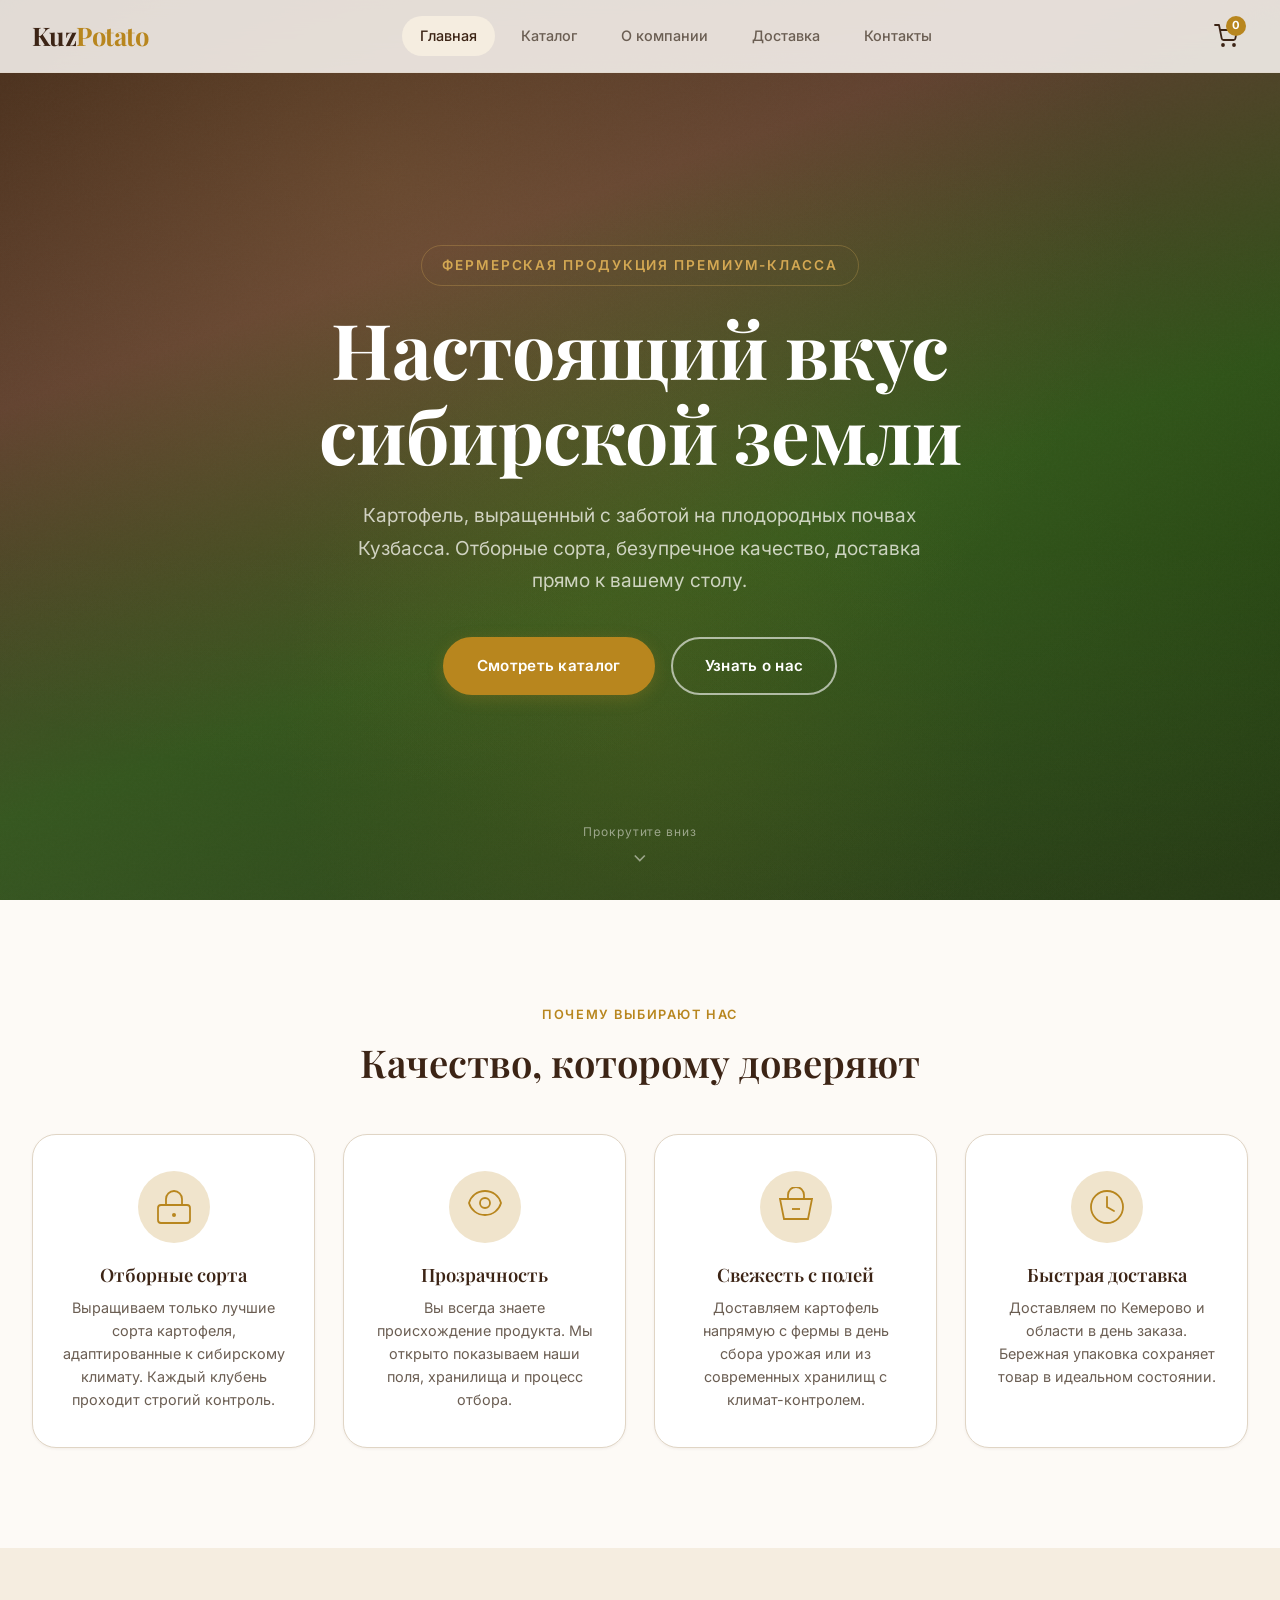
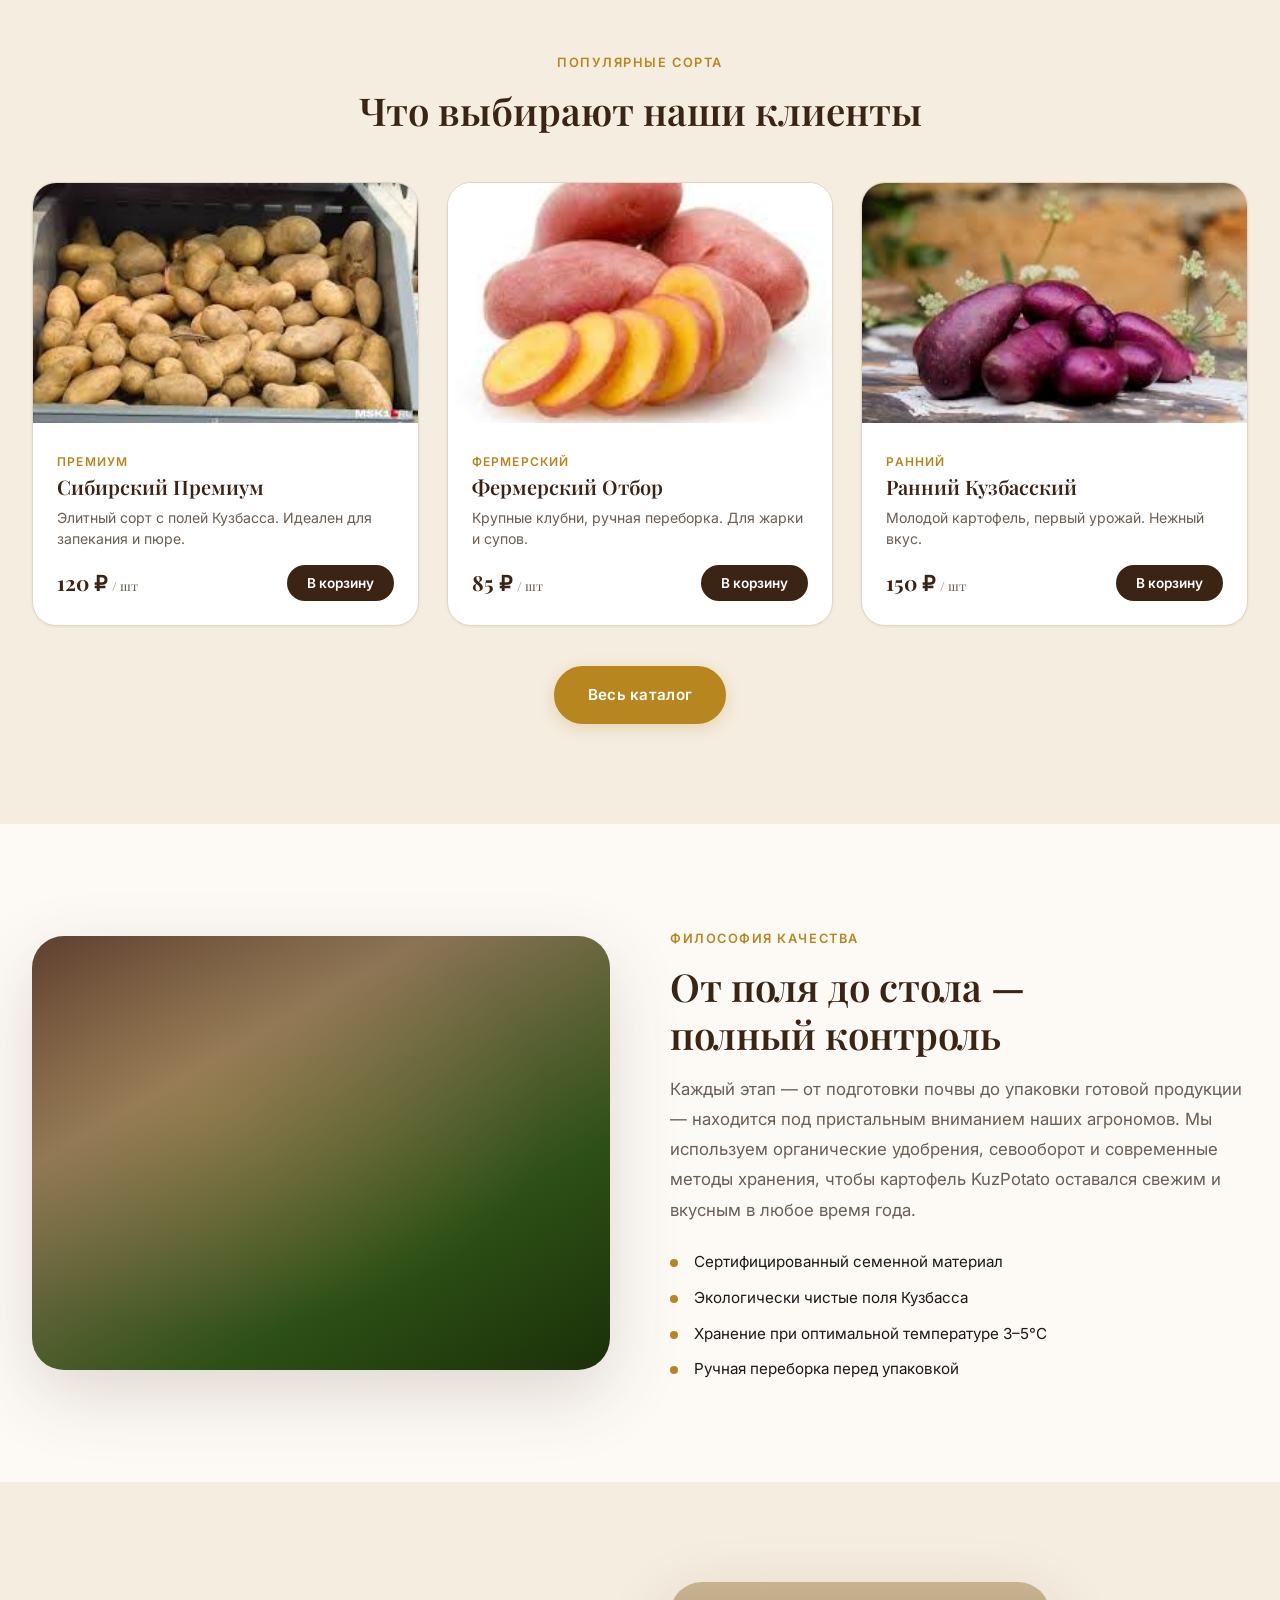
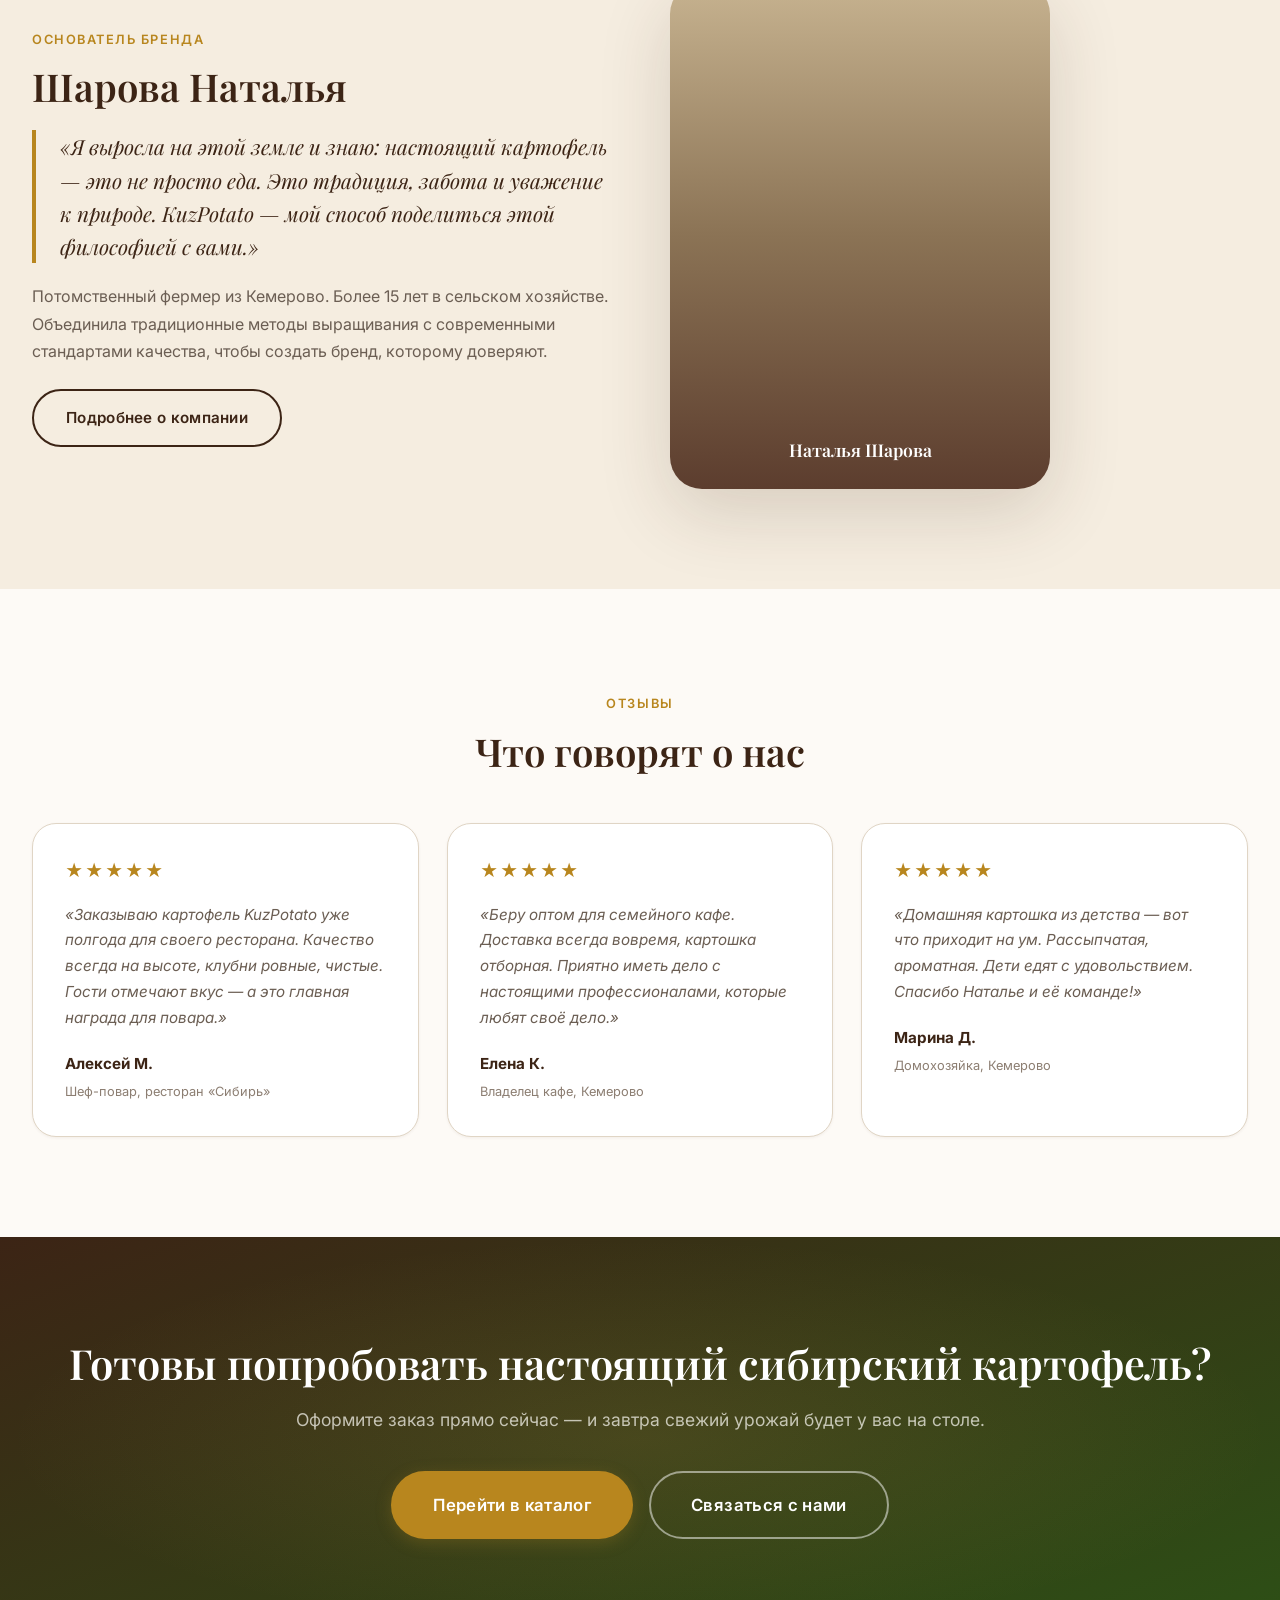
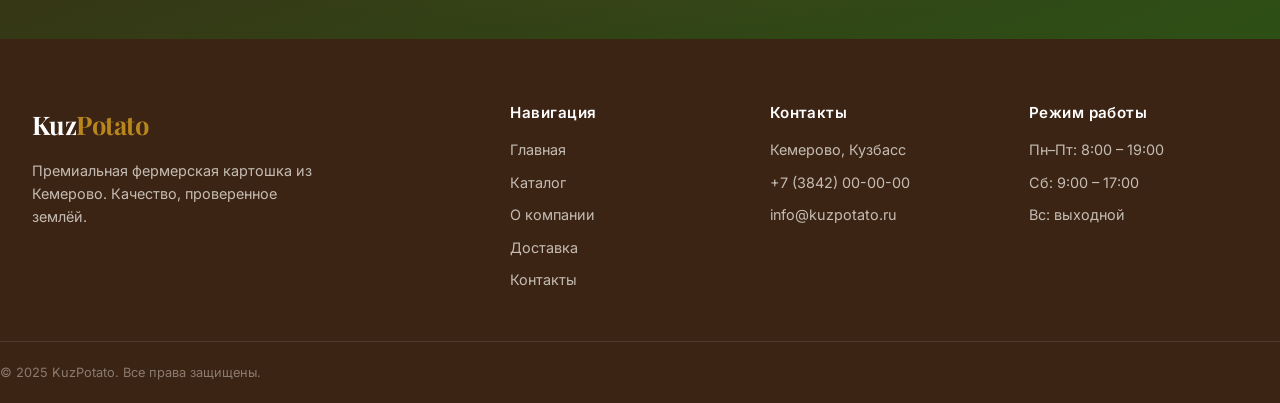
<file: index.html>
<!DOCTYPE html>
<html lang="ru">
<head>
    <meta charset="UTF-8">
    <meta name="viewport" content="width=device-width, initial-scale=1.0">
    <title>KuzPotato — Премиальная картошка из Кемерово</title>
    <link rel="stylesheet" href="styles.css">
    <link rel="preconnect" href="https://fonts.googleapis.com">
    <link rel="preconnect" href="https://fonts.gstatic.com" crossorigin>
    <link href="https://fonts.googleapis.com/css2?family=Playfair+Display:ital,wght@0,400;0,500;0,600;0,700;1,400&family=Inter:wght@300;400;500;600;700&display=swap" rel="stylesheet">
</head>
<body>
    <header class="header" id="header">
        <div class="container header__inner">
            <a href="index.html" class="logo">
                <span class="logo__text">Kuz<span class="logo__accent">Potato</span></span>
            </a>
            <nav class="nav" id="nav">
                <ul class="nav__list">
                    <li><a href="index.html" class="nav__link nav__link--active">Главная</a></li>
                    <li><a href="catalog.html" class="nav__link">Каталог</a></li>
                    <li><a href="about.html" class="nav__link">О компании</a></li>
                    <li><a href="delivery.html" class="nav__link">Доставка</a></li>
                    <li><a href="contacts.html" class="nav__link">Контакты</a></li>
                </ul>
            </nav>
            <div class="header__actions">
                <a href="cart.html" class="cart-icon" id="cartIcon" aria-label="Корзина">
                    <svg width="24" height="24" viewBox="0 0 24 24" fill="none" stroke="currentColor" stroke-width="1.8" stroke-linecap="round" stroke-linejoin="round">
                        <circle cx="9" cy="21" r="1"/><circle cx="20" cy="21" r="1"/>
                        <path d="M1 1h4l2.68 13.39a2 2 0 0 0 2 1.61h9.72a2 2 0 0 0 2-1.61L23 6H6"/>
                    </svg>
                    <span class="cart-icon__badge" id="cartBadge">0</span>
                </a>
                <button class="burger" id="burger" aria-label="Меню">
                    <span></span><span></span><span></span>
                </button>
            </div>
        </div>
    </header>

    <main>
        <!-- Hero Block -->
        <section class="hero">
            <div class="hero__overlay"></div>
            <div class="hero__content container">
                <span class="hero__tag">Фермерская продукция премиум-класса</span>
                <h1 class="hero__title">Настоящий вкус<br>сибирской земли</h1>
                <p class="hero__subtitle">Картофель, выращенный с заботой на плодородных почвах Кузбасса. Отборные сорта, безупречное качество, доставка прямо к вашему столу.</p>
                <div class="hero__buttons">
                    <a href="catalog.html" class="btn btn--gold">Смотреть каталог</a>
                    <a href="about.html" class="btn btn--outline">Узнать о нас</a>
                </div>
            </div>
            <div class="hero__scroll-indicator">
                <span>Прокрутите вниз</span>
                <svg width="20" height="20" viewBox="0 0 24 24" fill="none" stroke="currentColor" stroke-width="2"><path d="M6 9l6 6 6-6"/></svg>
            </div>
        </section>

        <!-- Advantages -->
        <section class="section advantages">
            <div class="container">
                <div class="section__header">
                    <span class="section__tag">Почему выбирают нас</span>
                    <h2 class="section__title">Качество, которому доверяют</h2>
                </div>
                <div class="advantages__grid">
                    <div class="advantage-card">
                        <div class="advantage-card__icon">
                            <svg width="40" height="40" viewBox="0 0 40 40" fill="none"><rect x="4" y="18" width="32" height="18" rx="3" stroke="currentColor" stroke-width="1.8"/><path d="M12 18v-6a8 8 0 1 1 16 0v6" stroke="currentColor" stroke-width="1.8"/><circle cx="20" cy="28" r="2" fill="currentColor"/></svg>
                        </div>
                        <h3>Отборные сорта</h3>
                        <p>Выращиваем только лучшие сорта картофеля, адаптированные к сибирскому климату. Каждый клубень проходит строгий контроль.</p>
                    </div>
                    <div class="advantage-card">
                        <div class="advantage-card__icon">
                            <svg width="40" height="40" viewBox="0 0 40 40" fill="none"><path d="M20 4c-8 0-14 5-16 12 2 7 8 12 16 12s14-5 16-12c-2-7-8-12-16-12z" stroke="currentColor" stroke-width="1.8"/><circle cx="20" cy="16" r="5" stroke="currentColor" stroke-width="1.8"/></svg>
                        </div>
                        <h3>Прозрачность</h3>
                        <p>Вы всегда знаете происхождение продукта. Мы открыто показываем наши поля, хранилища и процесс отбора.</p>
                    </div>
                    <div class="advantage-card">
                        <div class="advantage-card__icon">
                            <svg width="40" height="40" viewBox="0 0 40 40" fill="none"><path d="M4 12h32l-4 20H8L4 12z" stroke="currentColor" stroke-width="1.8"/><path d="M12 12V8a8 8 0 0 1 16 0v4" stroke="currentColor" stroke-width="1.8"/><line x1="16" y1="22" x2="24" y2="22" stroke="currentColor" stroke-width="1.8"/></svg>
                        </div>
                        <h3>Свежесть с полей</h3>
                        <p>Доставляем картофель напрямую с фермы в день сбора урожая или из современных хранилищ с климат-контролем.</p>
                    </div>
                    <div class="advantage-card">
                        <div class="advantage-card__icon">
                            <svg width="40" height="40" viewBox="0 0 40 40" fill="none"><circle cx="20" cy="20" r="16" stroke="currentColor" stroke-width="1.8"/><path d="M20 10v10l7 4" stroke="currentColor" stroke-width="1.8" stroke-linecap="round"/></svg>
                        </div>
                        <h3>Быстрая доставка</h3>
                        <p>Доставляем по Кемерово и области в день заказа. Бережная упаковка сохраняет товар в идеальном состоянии.</p>
                    </div>
                </div>
            </div>
        </section>

        <!-- Popular Products -->
        <section class="section section--alt popular">
            <div class="container">
                <div class="section__header">
                    <span class="section__tag">Популярные сорта</span>
                    <h2 class="section__title">Что выбирают наши клиенты</h2>
                </div>
                <div class="popular__grid" id="popularProducts">
                    <!-- Filled by JS -->
                </div>
                <div class="section__cta">
                    <a href="catalog.html" class="btn btn--gold">Весь каталог</a>
                </div>
            </div>
        </section>

        <!-- Quality Block -->
        <section class="section quality">
            <div class="container quality__inner">
                <div class="quality__image">
                    <div class="quality__image-placeholder"></div>
                </div>
                <div class="quality__content">
                    <span class="section__tag">Философия качества</span>
                    <h2 class="section__title">От поля до стола —<br>полный контроль</h2>
                    <p class="quality__text">Каждый этап — от подготовки почвы до упаковки готовой продукции — находится под пристальным вниманием наших агрономов. Мы используем органические удобрения, севооборот и современные методы хранения, чтобы картофель KuzPotato оставался свежим и вкусным в любое время года.</p>
                    <ul class="quality__list">
                        <li>Сертифицированный семенной материал</li>
                        <li>Экологически чистые поля Кузбасса</li>
                        <li>Хранение при оптимальной температуре 3–5°C</li>
                        <li>Ручная переборка перед упаковкой</li>
                    </ul>
                </div>
            </div>
        </section>

        <!-- Founder Block -->
        <section class="section section--alt founder">
            <div class="container founder__inner">
                <div class="founder__content">
                    <span class="section__tag">Основатель бренда</span>
                    <h2 class="section__title">Шарова Наталья</h2>
                    <blockquote class="founder__quote">«Я выросла на этой земле и знаю: настоящий картофель — это не просто еда. Это традиция, забота и уважение к природе. KuzPotato — мой способ поделиться этой философией с вами.»</blockquote>
                    <p class="founder__bio">Потомственный фермер из Кемерово. Более 15 лет в сельском хозяйстве. Объединила традиционные методы выращивания с современными стандартами качества, чтобы создать бренд, которому доверяют.</p>
                    <a href="about.html" class="btn btn--outline-dark">Подробнее о компании</a>
                </div>
                <div class="founder__portrait">
                    <div class="founder__portrait-placeholder">
                        <span>Наталья Шарова</span>
                    </div>
                </div>
            </div>
        </section>

        <!-- Testimonials -->
        <section class="section testimonials">
            <div class="container">
                <div class="section__header">
                    <span class="section__tag">Отзывы</span>
                    <h2 class="section__title">Что говорят о нас</h2>
                </div>
                <div class="testimonials__grid">
                    <div class="testimonial-card">
                        <div class="testimonial-card__stars">★★★★★</div>
                        <p class="testimonial-card__text">«Заказываю картофель KuzPotato уже полгода для своего ресторана. Качество всегда на высоте, клубни ровные, чистые. Гости отмечают вкус — а это главная награда для повара.»</p>
                        <div class="testimonial-card__author">
                            <strong>Алексей М.</strong>
                            <span>Шеф-повар, ресторан «Сибирь»</span>
                        </div>
                    </div>
                    <div class="testimonial-card">
                        <div class="testimonial-card__stars">★★★★★</div>
                        <p class="testimonial-card__text">«Беру оптом для семейного кафе. Доставка всегда вовремя, картошка отборная. Приятно иметь дело с настоящими профессионалами, которые любят своё дело.»</p>
                        <div class="testimonial-card__author">
                            <strong>Елена К.</strong>
                            <span>Владелец кафе, Кемерово</span>
                        </div>
                    </div>
                    <div class="testimonial-card">
                        <div class="testimonial-card__stars">★★★★★</div>
                        <p class="testimonial-card__text">«Домашняя картошка из детства — вот что приходит на ум. Рассыпчатая, ароматная. Дети едят с удовольствием. Спасибо Наталье и её команде!»</p>
                        <div class="testimonial-card__author">
                            <strong>Марина Д.</strong>
                            <span>Домохозяйка, Кемерово</span>
                        </div>
                    </div>
                </div>
            </div>
        </section>

        <!-- CTA Block -->
        <section class="cta-block">
            <div class="container cta-block__inner">
                <h2 class="cta-block__title">Готовы попробовать настоящий сибирский картофель?</h2>
                <p class="cta-block__text">Оформите заказ прямо сейчас — и завтра свежий урожай будет у вас на столе.</p>
                <div class="cta-block__buttons">
                    <a href="catalog.html" class="btn btn--gold btn--lg">Перейти в каталог</a>
                    <a href="contacts.html" class="btn btn--outline-light btn--lg">Связаться с нами</a>
                </div>
            </div>
        </section>
    </main>

    <footer class="footer">
        <div class="container footer__inner">
            <div class="footer__col">
                <div class="logo logo--footer">
                    <span class="logo__text">Kuz<span class="logo__accent">Potato</span></span>
                </div>
                <p class="footer__desc">Премиальная фермерская картошка из Кемерово. Качество, проверенное землёй.</p>
            </div>
            <div class="footer__col">
                <h4 class="footer__title">Навигация</h4>
                <ul class="footer__links">
                    <li><a href="index.html">Главная</a></li>
                    <li><a href="catalog.html">Каталог</a></li>
                    <li><a href="about.html">О компании</a></li>
                    <li><a href="delivery.html">Доставка</a></li>
                    <li><a href="contacts.html">Контакты</a></li>
                </ul>
            </div>
            <div class="footer__col">
                <h4 class="footer__title">Контакты</h4>
                <ul class="footer__links footer__links--contacts">
                    <li>Кемерово, Кузбасс</li>
                    <li>+7 (3842) 00-00-00</li>
                    <li>info@kuzpotato.ru</li>
                </ul>
            </div>
            <div class="footer__col">
                <h4 class="footer__title">Режим работы</h4>
                <ul class="footer__links">
                    <li>Пн–Пт: 8:00 – 19:00</li>
                    <li>Сб: 9:00 – 17:00</li>
                    <li>Вс: выходной</li>
                </ul>
            </div>
        </div>
        <div class="footer__bottom container">
            <p>&copy; 2025 KuzPotato. Все права защищены.</p>
        </div>
    </footer>

    <script src="script.js"></script>
</body>
</html>
</file>
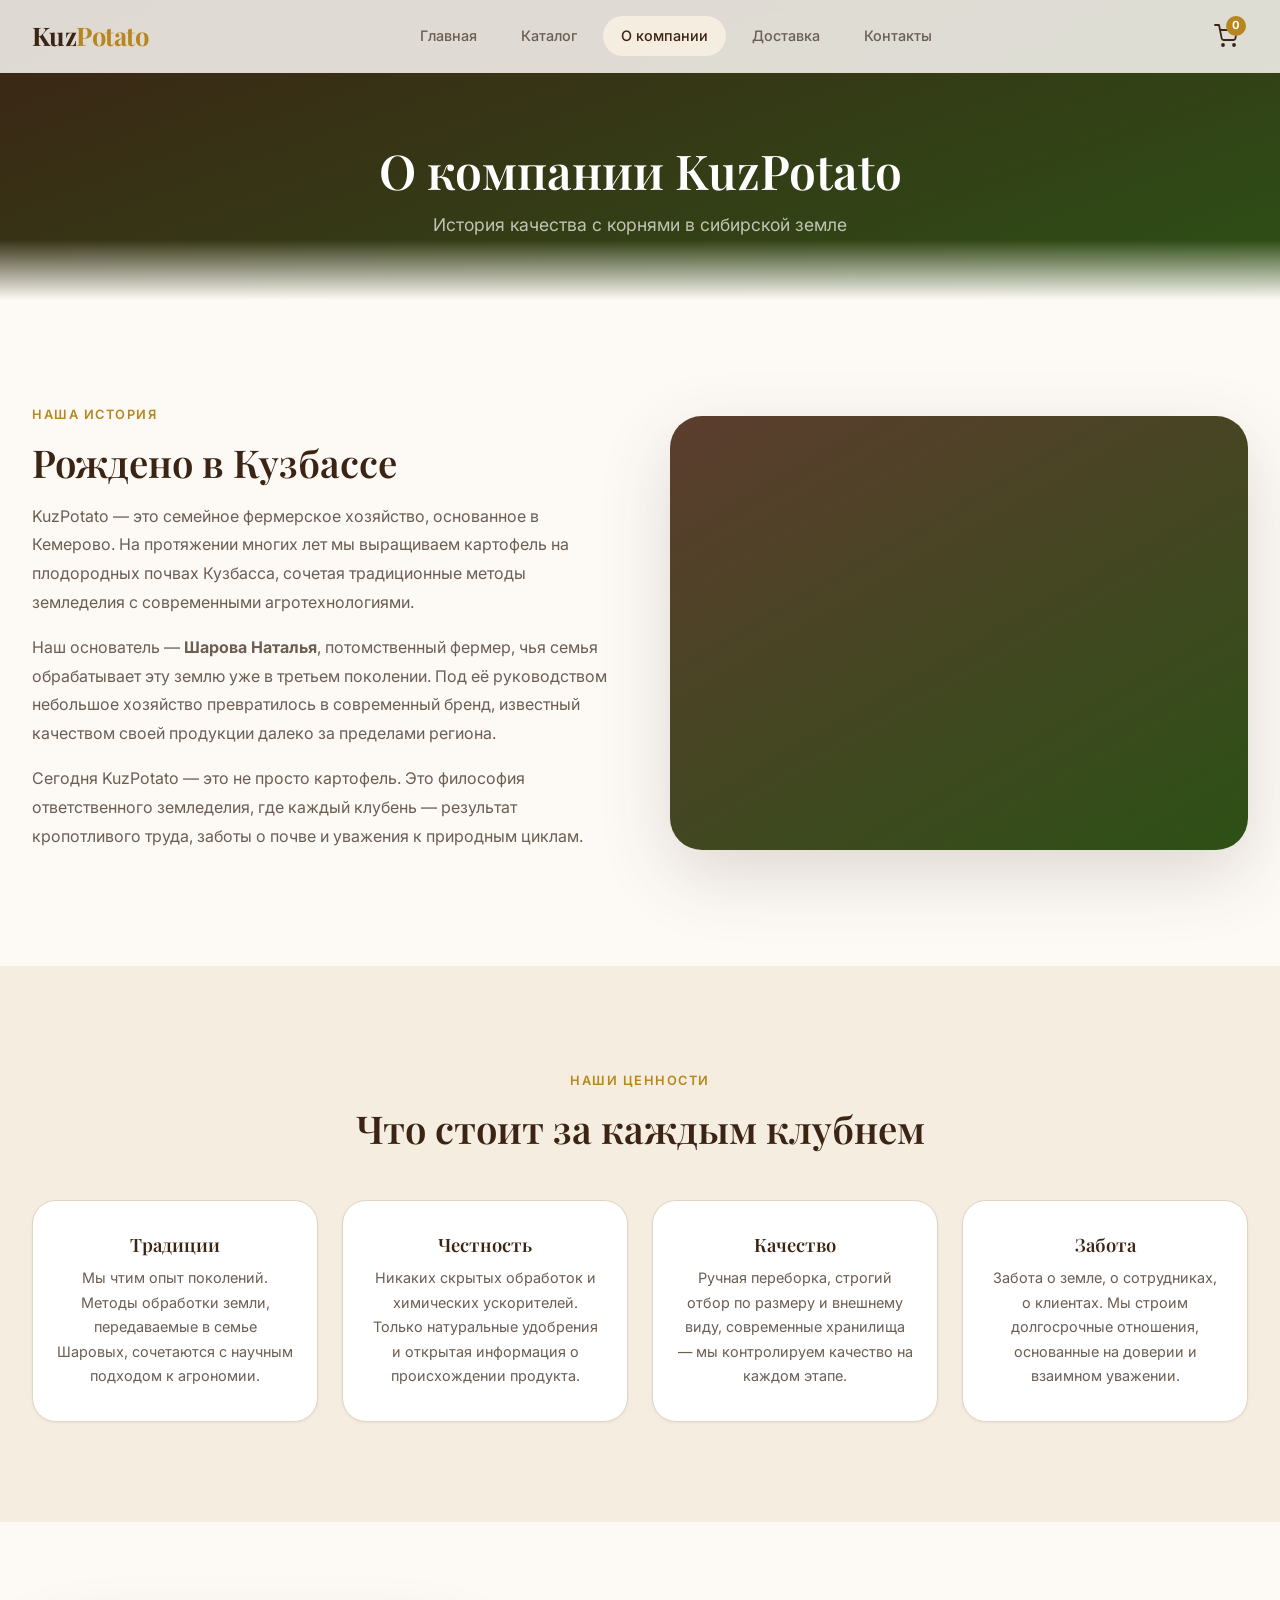
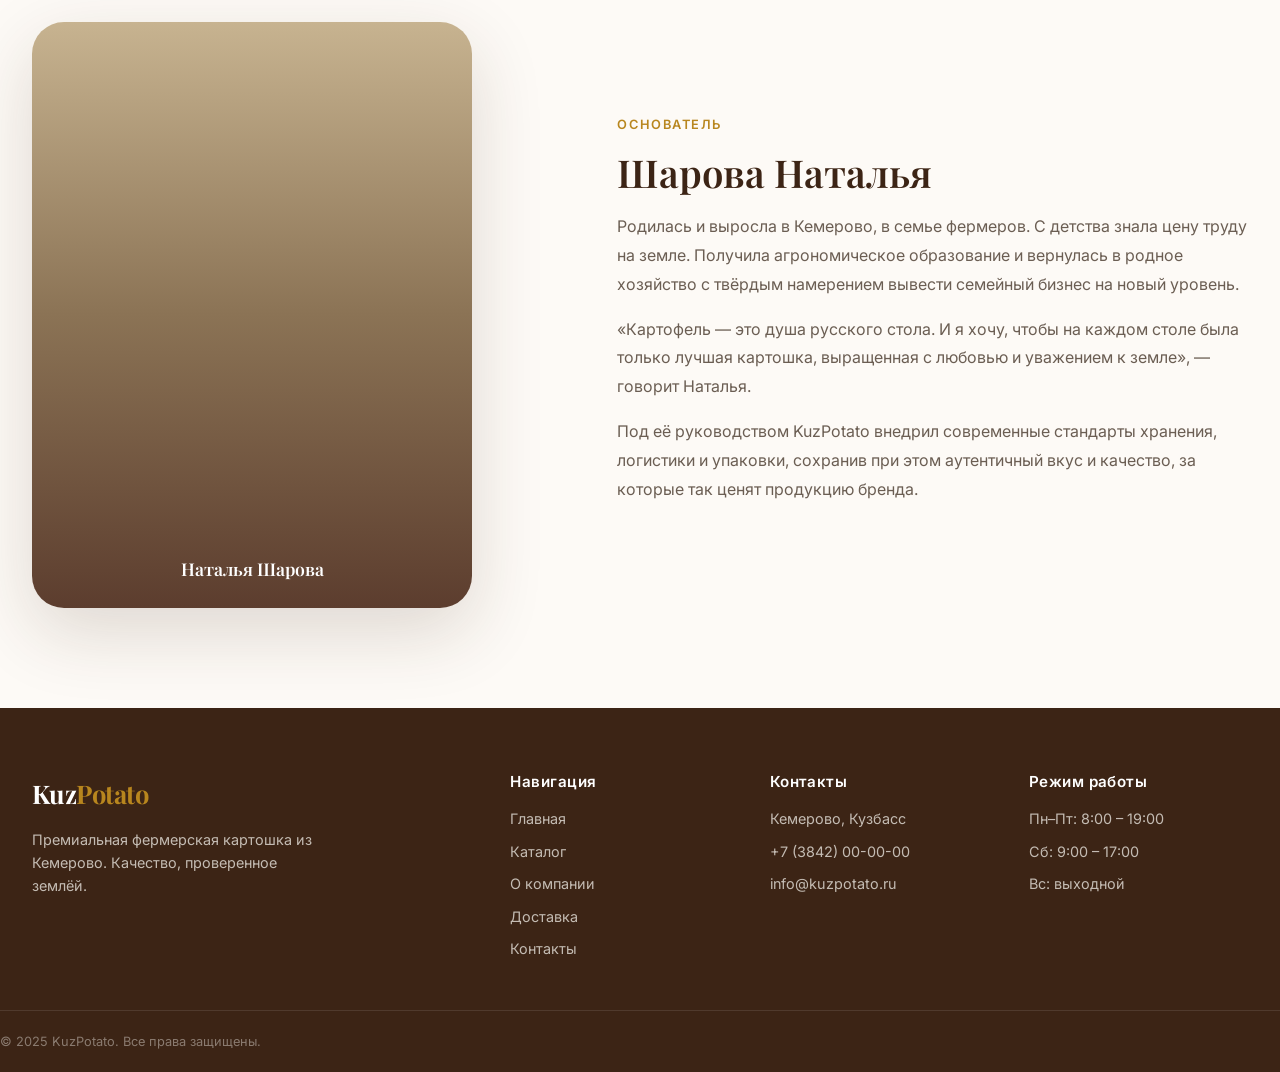
<file: about.html>
<!DOCTYPE html>
<html lang="ru">
<head>
    <meta charset="UTF-8">
    <meta name="viewport" content="width=device-width, initial-scale=1.0">
    <title>О компании — KuzPotato</title>
    <link rel="stylesheet" href="styles.css">
    <link rel="preconnect" href="https://fonts.googleapis.com">
    <link rel="preconnect" href="https://fonts.gstatic.com" crossorigin>
    <link href="https://fonts.googleapis.com/css2?family=Playfair+Display:ital,wght@0,400;0,500;0,600;0,700;1,400&family=Inter:wght@300;400;500;600;700&display=swap" rel="stylesheet">
</head>
<body>
    <header class="header" id="header">
        <div class="container header__inner">
            <a href="index.html" class="logo">
                <span class="logo__text">Kuz<span class="logo__accent">Potato</span></span>
            </a>
            <nav class="nav" id="nav">
                <ul class="nav__list">
                    <li><a href="index.html" class="nav__link">Главная</a></li>
                    <li><a href="catalog.html" class="nav__link">Каталог</a></li>
                    <li><a href="about.html" class="nav__link nav__link--active">О компании</a></li>
                    <li><a href="delivery.html" class="nav__link">Доставка</a></li>
                    <li><a href="contacts.html" class="nav__link">Контакты</a></li>
                </ul>
            </nav>
            <div class="header__actions">
                <a href="cart.html" class="cart-icon" id="cartIcon" aria-label="Корзина">
                    <svg width="24" height="24" viewBox="0 0 24 24" fill="none" stroke="currentColor" stroke-width="1.8" stroke-linecap="round" stroke-linejoin="round">
                        <circle cx="9" cy="21" r="1"/><circle cx="20" cy="21" r="1"/>
                        <path d="M1 1h4l2.68 13.39a2 2 0 0 0 2 1.61h9.72a2 2 0 0 0 2-1.61L23 6H6"/>
                    </svg>
                    <span class="cart-icon__badge" id="cartBadge">0</span>
                </a>
                <button class="burger" id="burger" aria-label="Меню">
                    <span></span><span></span><span></span>
                </button>
            </div>
        </div>
    </header>

    <main>
        <section class="page-hero page-hero--about">
            <div class="container">
                <h1 class="page-hero__title">О компании KuzPotato</h1>
                <p class="page-hero__subtitle">История качества с корнями в сибирской земле</p>
            </div>
        </section>

        <section class="section about-story">
            <div class="container">
                <div class="about-story__grid">
                    <div class="about-story__content">
                        <span class="section__tag">Наша история</span>
                        <h2 class="section__title">Рождено в Кузбассе</h2>
                        <p>KuzPotato — это семейное фермерское хозяйство, основанное в Кемерово. На протяжении многих лет мы выращиваем картофель на плодородных почвах Кузбасса, сочетая традиционные методы земледелия с современными агротехнологиями.</p>
                        <p>Наш основатель — <strong>Шарова Наталья</strong>, потомственный фермер, чья семья обрабатывает эту землю уже в третьем поколении. Под её руководством небольшое хозяйство превратилось в современный бренд, известный качеством своей продукции далеко за пределами региона.</p>
                        <p>Сегодня KuzPotato — это не просто картофель. Это философия ответственного земледелия, где каждый клубень — результат кропотливого труда, заботы о почве и уважения к природным циклам.</p>
                    </div>
                    <div class="about-story__visual">
                        <div class="about-story__image-placeholder"></div>
                    </div>
                </div>
            </div>
        </section>

        <section class="section section--alt about-values">
            <div class="container">
                <div class="section__header">
                    <span class="section__tag">Наши ценности</span>
                    <h2 class="section__title">Что стоит за каждым клубнем</h2>
                </div>
                <div class="about-values__grid">
                    <div class="value-card">
                        <h3>Традиции</h3>
                        <p>Мы чтим опыт поколений. Методы обработки земли, передаваемые в семье Шаровых, сочетаются с научным подходом к агрономии.</p>
                    </div>
                    <div class="value-card">
                        <h3>Честность</h3>
                        <p>Никаких скрытых обработок и химических ускорителей. Только натуральные удобрения и открытая информация о происхождении продукта.</p>
                    </div>
                    <div class="value-card">
                        <h3>Качество</h3>
                        <p>Ручная переборка, строгий отбор по размеру и внешнему виду, современные хранилища — мы контролируем качество на каждом этапе.</p>
                    </div>
                    <div class="value-card">
                        <h3>Забота</h3>
                        <p>Забота о земле, о сотрудниках, о клиентах. Мы строим долгосрочные отношения, основанные на доверии и взаимном уважении.</p>
                    </div>
                </div>
            </div>
        </section>

        <section class="section about-founder-detail">
            <div class="container about-founder-detail__inner">
                <div class="about-founder-detail__portrait">
                    <div class="founder__portrait-placeholder founder__portrait-placeholder--large">
                        <span>Наталья Шарова</span>
                    </div>
                </div>
                <div class="about-founder-detail__content">
                    <span class="section__tag">Основатель</span>
                    <h2 class="section__title">Шарова Наталья</h2>
                    <p>Родилась и выросла в Кемерово, в семье фермеров. С детства знала цену труду на земле. Получила агрономическое образование и вернулась в родное хозяйство с твёрдым намерением вывести семейный бизнес на новый уровень.</p>
                    <p>«Картофель — это душа русского стола. И я хочу, чтобы на каждом столе была только лучшая картошка, выращенная с любовью и уважением к земле», — говорит Наталья.</p>
                    <p>Под её руководством KuzPotato внедрил современные стандарты хранения, логистики и упаковки, сохранив при этом аутентичный вкус и качество, за которые так ценят продукцию бренда.</p>
                </div>
            </div>
        </section>
    </main>

    <footer class="footer">
        <div class="container footer__inner">
            <div class="footer__col">
                <div class="logo logo--footer">
                    <span class="logo__text">Kuz<span class="logo__accent">Potato</span></span>
                </div>
                <p class="footer__desc">Премиальная фермерская картошка из Кемерово. Качество, проверенное землёй.</p>
            </div>
            <div class="footer__col">
                <h4 class="footer__title">Навигация</h4>
                <ul class="footer__links">
                    <li><a href="index.html">Главная</a></li>
                    <li><a href="catalog.html">Каталог</a></li>
                    <li><a href="about.html">О компании</a></li>
                    <li><a href="delivery.html">Доставка</a></li>
                    <li><a href="contacts.html">Контакты</a></li>
                </ul>
            </div>
            <div class="footer__col">
                <h4 class="footer__title">Контакты</h4>
                <ul class="footer__links footer__links--contacts">
                    <li>Кемерово, Кузбасс</li>
                    <li>+7 (3842) 00-00-00</li>
                    <li>info@kuzpotato.ru</li>
                </ul>
            </div>
            <div class="footer__col">
                <h4 class="footer__title">Режим работы</h4>
                <ul class="footer__links">
                    <li>Пн–Пт: 8:00 – 19:00</li>
                    <li>Сб: 9:00 – 17:00</li>
                    <li>Вс: выходной</li>
                </ul>
            </div>
        </div>
        <div class="footer__bottom container">
            <p>&copy; 2025 KuzPotato. Все права защищены.</p>
        </div>
    </footer>

    <script src="script.js"></script>
</body>
</html>
</file>
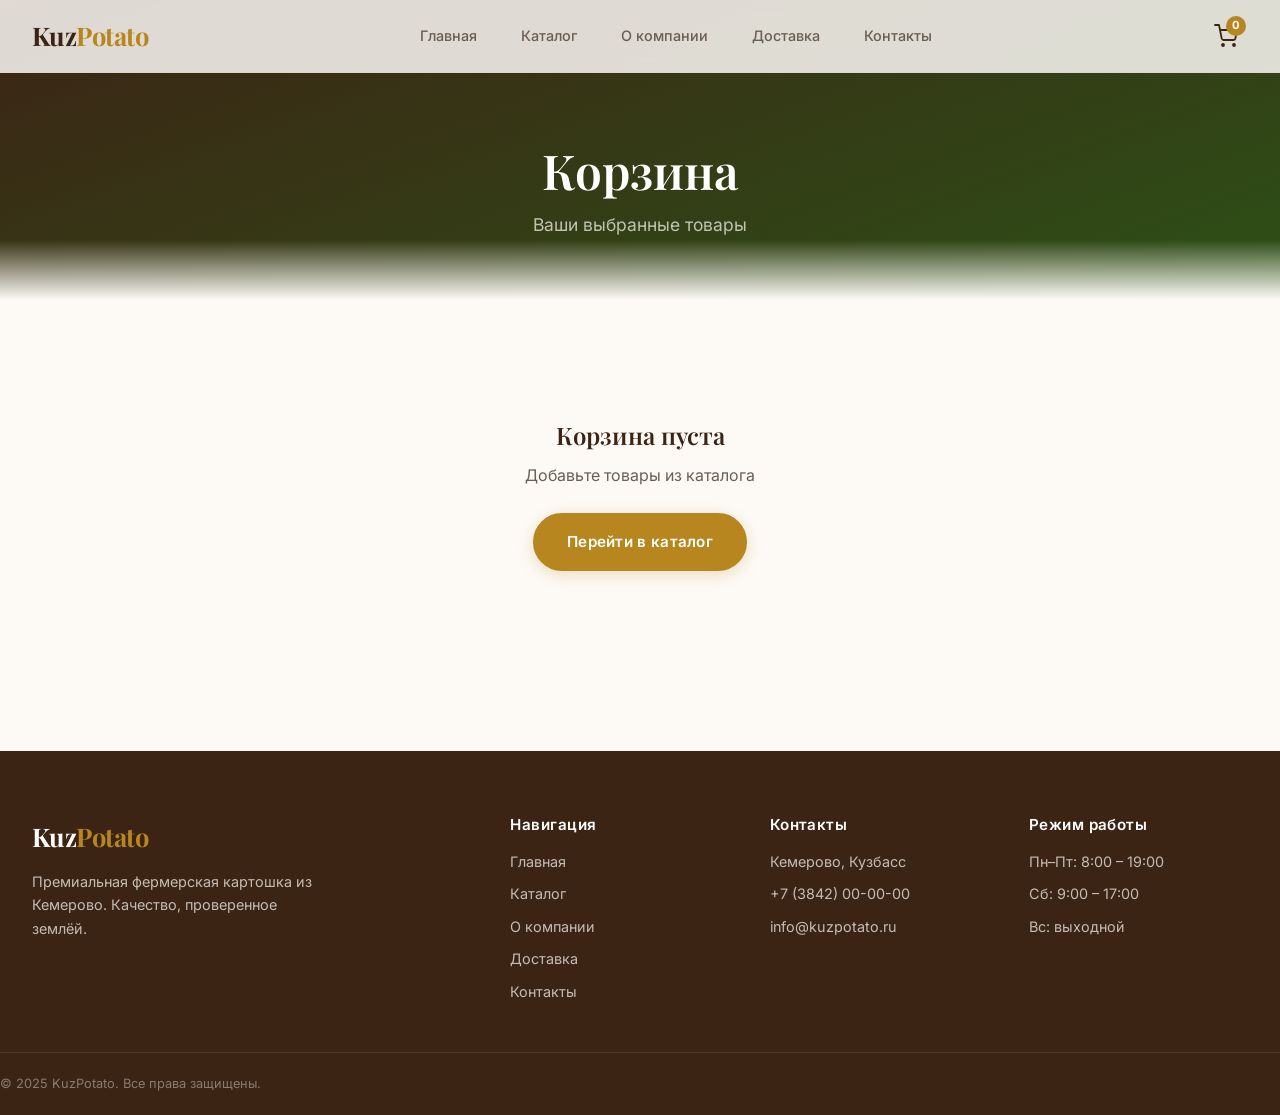
<file: cart.html>
<!DOCTYPE html>
<html lang="ru">
<head>
    <meta charset="UTF-8">
    <meta name="viewport" content="width=device-width, initial-scale=1.0">
    <title>Корзина — KuzPotato</title>
    <link rel="stylesheet" href="styles.css">
    <link rel="preconnect" href="https://fonts.googleapis.com">
    <link rel="preconnect" href="https://fonts.gstatic.com" crossorigin>
    <link href="https://fonts.googleapis.com/css2?family=Playfair+Display:ital,wght@0,400;0,500;0,600;0,700;1,400&family=Inter:wght@300;400;500;600;700&display=swap" rel="stylesheet">
</head>
<body>
    <header class="header" id="header">
        <div class="container header__inner">
            <a href="index.html" class="logo">
                <span class="logo__text">Kuz<span class="logo__accent">Potato</span></span>
            </a>
            <nav class="nav" id="nav">
                <ul class="nav__list">
                    <li><a href="index.html" class="nav__link">Главная</a></li>
                    <li><a href="catalog.html" class="nav__link">Каталог</a></li>
                    <li><a href="about.html" class="nav__link">О компании</a></li>
                    <li><a href="delivery.html" class="nav__link">Доставка</a></li>
                    <li><a href="contacts.html" class="nav__link">Контакты</a></li>
                </ul>
            </nav>
            <div class="header__actions">
                <a href="cart.html" class="cart-icon" id="cartIcon" aria-label="Корзина">
                    <svg width="24" height="24" viewBox="0 0 24 24" fill="none" stroke="currentColor" stroke-width="1.8" stroke-linecap="round" stroke-linejoin="round">
                        <circle cx="9" cy="21" r="1"/><circle cx="20" cy="21" r="1"/>
                        <path d="M1 1h4l2.68 13.39a2 2 0 0 0 2 1.61h9.72a2 2 0 0 0 2-1.61L23 6H6"/>
                    </svg>
                    <span class="cart-icon__badge" id="cartBadge">0</span>
                </a>
                <button class="burger" id="burger" aria-label="Меню">
                    <span></span><span></span><span></span>
                </button>
            </div>
        </div>
    </header>

    <main>
        <section class="page-hero page-hero--cart">
            <div class="container">
                <h1 class="page-hero__title">Корзина</h1>
                <p class="page-hero__subtitle">Ваши выбранные товары</p>
            </div>
        </section>

        <section class="section cart-section">
            <div class="container">
                <div id="cartContainer">
                    <!-- Filled by JS -->
                </div>
            </div>
        </section>
    </main>

    <footer class="footer">
        <div class="container footer__inner">
            <div class="footer__col">
                <div class="logo logo--footer">
                    <span class="logo__text">Kuz<span class="logo__accent">Potato</span></span>
                </div>
                <p class="footer__desc">Премиальная фермерская картошка из Кемерово. Качество, проверенное землёй.</p>
            </div>
            <div class="footer__col">
                <h4 class="footer__title">Навигация</h4>
                <ul class="footer__links">
                    <li><a href="index.html">Главная</a></li>
                    <li><a href="catalog.html">Каталог</a></li>
                    <li><a href="about.html">О компании</a></li>
                    <li><a href="delivery.html">Доставка</a></li>
                    <li><a href="contacts.html">Контакты</a></li>
                </ul>
            </div>
            <div class="footer__col">
                <h4 class="footer__title">Контакты</h4>
                <ul class="footer__links footer__links--contacts">
                    <li>Кемерово, Кузбасс</li>
                    <li>+7 (3842) 00-00-00</li>
                    <li>info@kuzpotato.ru</li>
                </ul>
            </div>
            <div class="footer__col">
                <h4 class="footer__title">Режим работы</h4>
                <ul class="footer__links">
                    <li>Пн–Пт: 8:00 – 19:00</li>
                    <li>Сб: 9:00 – 17:00</li>
                    <li>Вс: выходной</li>
                </ul>
            </div>
        </div>
        <div class="footer__bottom container">
            <p>&copy; 2025 KuzPotato. Все права защищены.</p>
        </div>
    </footer>

    <script src="script.js"></script>
</body>
</html>
</file>
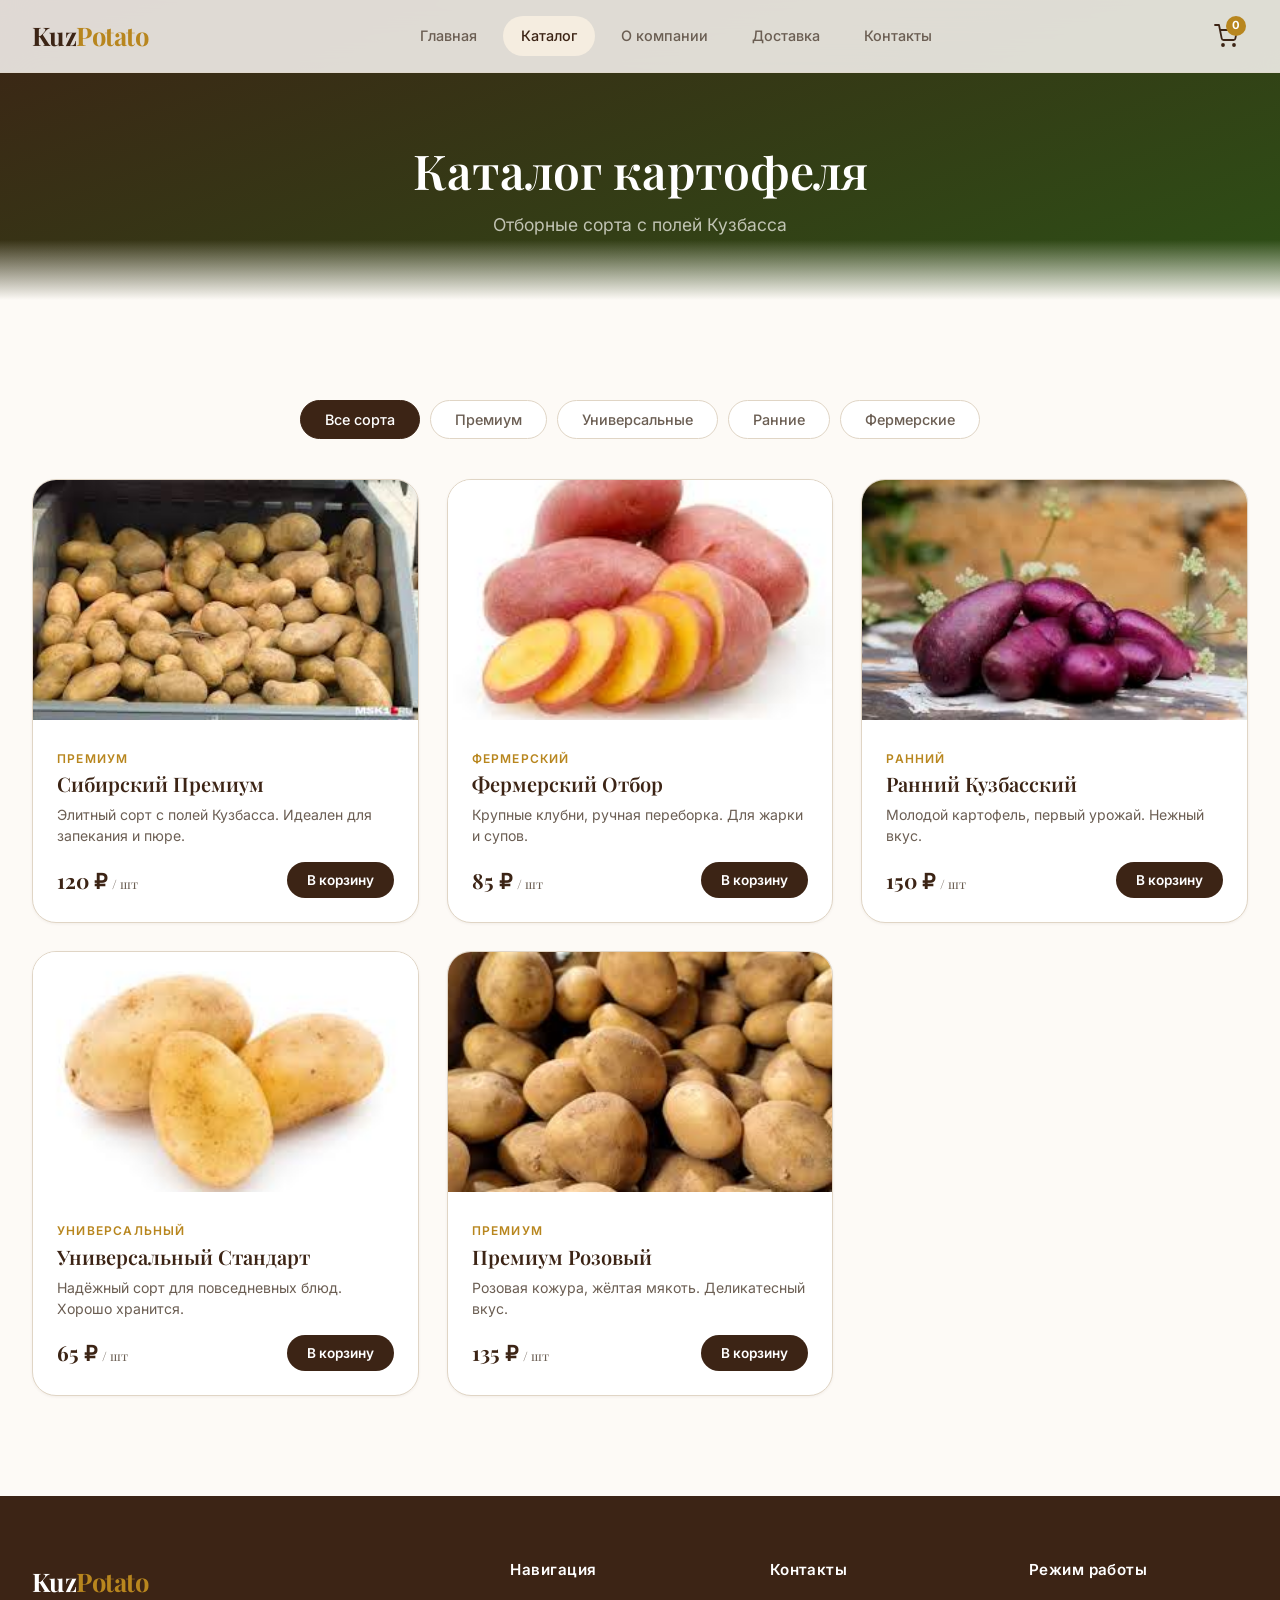
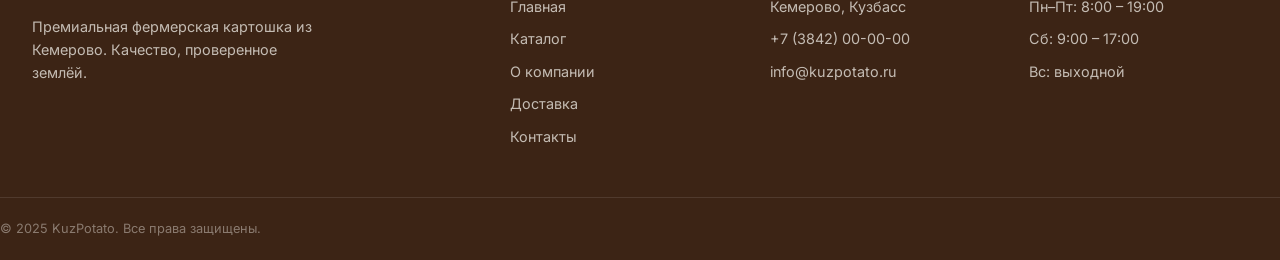
<file: catalog.html>
<!DOCTYPE html>
<html lang="ru">
<head>
    <meta charset="UTF-8">
    <meta name="viewport" content="width=device-width, initial-scale=1.0">
    <title>Каталог — KuzPotato</title>
    <link rel="stylesheet" href="styles.css">
    <link rel="preconnect" href="https://fonts.googleapis.com">
    <link rel="preconnect" href="https://fonts.gstatic.com" crossorigin>
    <link href="https://fonts.googleapis.com/css2?family=Playfair+Display:ital,wght@0,400;0,500;0,600;0,700;1,400&family=Inter:wght@300;400;500;600;700&display=swap" rel="stylesheet">
</head>
<body>
    <header class="header" id="header">
        <div class="container header__inner">
            <a href="index.html" class="logo">
                <span class="logo__text">Kuz<span class="logo__accent">Potato</span></span>
            </a>
            <nav class="nav" id="nav">
                <ul class="nav__list">
                    <li><a href="index.html" class="nav__link">Главная</a></li>
                    <li><a href="catalog.html" class="nav__link nav__link--active">Каталог</a></li>
                    <li><a href="about.html" class="nav__link">О компании</a></li>
                    <li><a href="delivery.html" class="nav__link">Доставка</a></li>
                    <li><a href="contacts.html" class="nav__link">Контакты</a></li>
                </ul>
            </nav>
            <div class="header__actions">
                <a href="cart.html" class="cart-icon" id="cartIcon" aria-label="Корзина">
                    <svg width="24" height="24" viewBox="0 0 24 24" fill="none" stroke="currentColor" stroke-width="1.8" stroke-linecap="round" stroke-linejoin="round">
                        <circle cx="9" cy="21" r="1"/><circle cx="20" cy="21" r="1"/>
                        <path d="M1 1h4l2.68 13.39a2 2 0 0 0 2 1.61h9.72a2 2 0 0 0 2-1.61L23 6H6"/>
                    </svg>
                    <span class="cart-icon__badge" id="cartBadge">0</span>
                </a>
                <button class="burger" id="burger" aria-label="Меню">
                    <span></span><span></span><span></span>
                </button>
            </div>
        </div>
    </header>

    <main>
        <section class="page-hero page-hero--catalog">
            <div class="container">
                <h1 class="page-hero__title">Каталог картофеля</h1>
                <p class="page-hero__subtitle">Отборные сорта с полей Кузбасса</p>
            </div>
        </section>

        <section class="section catalog-section">
            <div class="container">
                <div class="catalog__filters" id="catalogFilters">
                    <button class="filter-btn filter-btn--active" data-filter="all">Все сорта</button>
                    <button class="filter-btn" data-filter="premium">Премиум</button>
                    <button class="filter-btn" data-filter="universal">Универсальные</button>
                    <button class="filter-btn" data-filter="early">Ранние</button>
                    <button class="filter-btn" data-filter="farm">Фермерские</button>
                </div>
                <div class="catalog__grid" id="catalogGrid">
                    <!-- Filled by JS -->
                </div>
            </div>
        </section>
    </main>

    <footer class="footer">
        <div class="container footer__inner">
            <div class="footer__col">
                <div class="logo logo--footer">
                    <span class="logo__text">Kuz<span class="logo__accent">Potato</span></span>
                </div>
                <p class="footer__desc">Премиальная фермерская картошка из Кемерово. Качество, проверенное землёй.</p>
            </div>
            <div class="footer__col">
                <h4 class="footer__title">Навигация</h4>
                <ul class="footer__links">
                    <li><a href="index.html">Главная</a></li>
                    <li><a href="catalog.html">Каталог</a></li>
                    <li><a href="about.html">О компании</a></li>
                    <li><a href="delivery.html">Доставка</a></li>
                    <li><a href="contacts.html">Контакты</a></li>
                </ul>
            </div>
            <div class="footer__col">
                <h4 class="footer__title">Контакты</h4>
                <ul class="footer__links footer__links--contacts">
                    <li>Кемерово, Кузбасс</li>
                    <li>+7 (3842) 00-00-00</li>
                    <li>info@kuzpotato.ru</li>
                </ul>
            </div>
            <div class="footer__col">
                <h4 class="footer__title">Режим работы</h4>
                <ul class="footer__links">
                    <li>Пн–Пт: 8:00 – 19:00</li>
                    <li>Сб: 9:00 – 17:00</li>
                    <li>Вс: выходной</li>
                </ul>
            </div>
        </div>
        <div class="footer__bottom container">
            <p>&copy; 2025 KuzPotato. Все права защищены.</p>
        </div>
    </footer>

    <script src="script.js"></script>
</body>
</html>
</file>
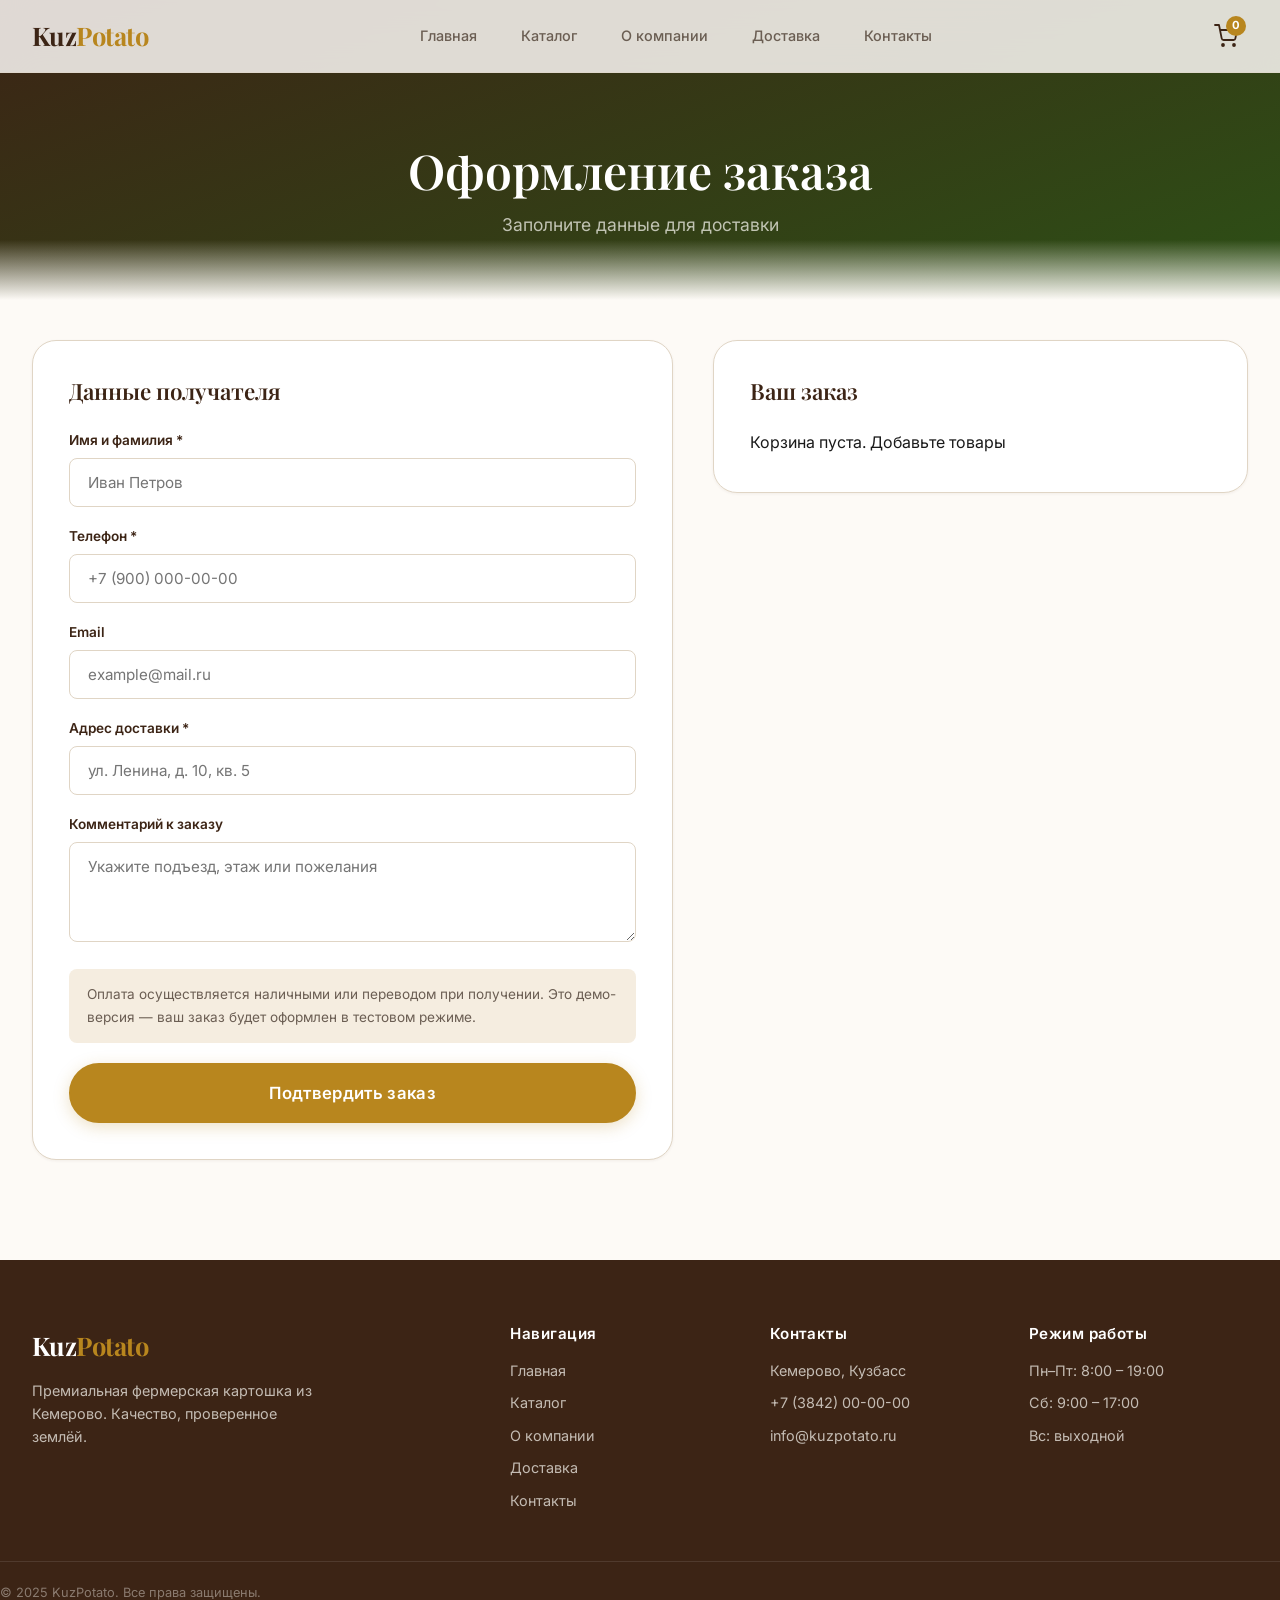
<file: checkout.html>
<!DOCTYPE html>
<html lang="ru">
<head>
    <meta charset="UTF-8">
    <meta name="viewport" content="width=device-width, initial-scale=1.0">
    <title>Оформление заказа — KuzPotato</title>
    <link rel="stylesheet" href="styles.css">
    <link rel="preconnect" href="https://fonts.googleapis.com">
    <link rel="preconnect" href="https://fonts.gstatic.com" crossorigin>
    <link href="https://fonts.googleapis.com/css2?family=Playfair+Display:ital,wght@0,400;0,500;0,600;0,700;1,400&family=Inter:wght@300;400;500;600;700&display=swap" rel="stylesheet">
</head>
<body>
    <header class="header" id="header">
        <div class="container header__inner">
            <a href="index.html" class="logo">
                <span class="logo__text">Kuz<span class="logo__accent">Potato</span></span>
            </a>
            <nav class="nav" id="nav">
                <ul class="nav__list">
                    <li><a href="index.html" class="nav__link">Главная</a></li>
                    <li><a href="catalog.html" class="nav__link">Каталог</a></li>
                    <li><a href="about.html" class="nav__link">О компании</a></li>
                    <li><a href="delivery.html" class="nav__link">Доставка</a></li>
                    <li><a href="contacts.html" class="nav__link">Контакты</a></li>
                </ul>
            </nav>
            <div class="header__actions">
                <a href="cart.html" class="cart-icon" id="cartIcon" aria-label="Корзина">
                    <svg width="24" height="24" viewBox="0 0 24 24" fill="none" stroke="currentColor" stroke-width="1.8" stroke-linecap="round" stroke-linejoin="round">
                        <circle cx="9" cy="21" r="1"/><circle cx="20" cy="21" r="1"/>
                        <path d="M1 1h4l2.68 13.39a2 2 0 0 0 2 1.61h9.72a2 2 0 0 0 2-1.61L23 6H6"/>
                    </svg>
                    <span class="cart-icon__badge" id="cartBadge">0</span>
                </a>
                <button class="burger" id="burger" aria-label="Меню">
                    <span></span><span></span><span></span>
                </button>
            </div>
        </div>
    </header>

    <main>
        <section class="page-hero page-hero--checkout">
            <div class="container">
                <h1 class="page-hero__title">Оформление заказа</h1>
                <p class="page-hero__subtitle">Заполните данные для доставки</p>
            </div>
        </section>

        <section class="section checkout-section">
            <div class="container">
                <div class="checkout__layout" id="checkoutLayout">
                    <div class="checkout__form-wrap">
                        <h2 class="checkout__heading">Данные получателя</h2>
                        <form class="checkout__form" id="checkoutForm">
                            <div class="form__group">
                                <label class="form__label" for="checkoutName">Имя и фамилия *</label>
                                <input type="text" id="checkoutName" class="form__input" placeholder="Иван Петров" required>
                            </div>
                            <div class="form__group">
                                <label class="form__label" for="checkoutPhone">Телефон *</label>
                                <input type="tel" id="checkoutPhone" class="form__input" placeholder="+7 (900) 000-00-00" required>
                            </div>
                            <div class="form__group">
                                <label class="form__label" for="checkoutEmail">Email</label>
                                <input type="email" id="checkoutEmail" class="form__input" placeholder="example@mail.ru">
                            </div>
                            <div class="form__group">
                                <label class="form__label" for="checkoutAddress">Адрес доставки *</label>
                                <input type="text" id="checkoutAddress" class="form__input" placeholder="ул. Ленина, д. 10, кв. 5" required>
                            </div>
                            <div class="form__group">
                                <label class="form__label" for="checkoutComment">Комментарий к заказу</label>
                                <textarea id="checkoutComment" class="form__input form__input--textarea" placeholder="Укажите подъезд, этаж или пожелания"></textarea>
                            </div>
                            <div class="checkout__payment-note">
                                <p>Оплата осуществляется наличными или переводом при получении. Это демо-версия — ваш заказ будет оформлен в тестовом режиме.</p>
                            </div>
                            <button type="submit" class="btn btn--gold btn--lg btn--full">Подтвердить заказ</button>
                        </form>
                        <div class="checkout__success" id="checkoutSuccess" style="display:none;">
                            <div class="checkout__success-icon">
                                <svg width="64" height="64" viewBox="0 0 64 64" fill="none"><circle cx="32" cy="32" r="30" stroke="#2D5016" stroke-width="3"/><path d="M18 32l10 10 18-20" stroke="#2D5016" stroke-width="3" stroke-linecap="round" stroke-linejoin="round"/></svg>
                            </div>
                            <h2>Заказ оформлен!</h2>
                            <p>Спасибо за ваш заказ. Мы свяжемся с вами в ближайшее время для подтверждения.</p>
                            <a href="index.html" class="btn btn--gold">Вернуться на главную</a>
                        </div>
                    </div>
                    <div class="checkout__summary" id="checkoutSummary">
                        <h2 class="checkout__heading">Ваш заказ</h2>
                        <div id="checkoutItems"><!-- Filled by JS --></div>
                    </div>
                </div>
            </div>
        </section>
    </main>

    <footer class="footer">
        <div class="container footer__inner">
            <div class="footer__col">
                <div class="logo logo--footer">
                    <span class="logo__text">Kuz<span class="logo__accent">Potato</span></span>
                </div>
                <p class="footer__desc">Премиальная фермерская картошка из Кемерово. Качество, проверенное землёй.</p>
            </div>
            <div class="footer__col">
                <h4 class="footer__title">Навигация</h4>
                <ul class="footer__links">
                    <li><a href="index.html">Главная</a></li>
                    <li><a href="catalog.html">Каталог</a></li>
                    <li><a href="about.html">О компании</a></li>
                    <li><a href="delivery.html">Доставка</a></li>
                    <li><a href="contacts.html">Контакты</a></li>
                </ul>
            </div>
            <div class="footer__col">
                <h4 class="footer__title">Контакты</h4>
                <ul class="footer__links footer__links--contacts">
                    <li>Кемерово, Кузбасс</li>
                    <li>+7 (3842) 00-00-00</li>
                    <li>info@kuzpotato.ru</li>
                </ul>
            </div>
            <div class="footer__col">
                <h4 class="footer__title">Режим работы</h4>
                <ul class="footer__links">
                    <li>Пн–Пт: 8:00 – 19:00</li>
                    <li>Сб: 9:00 – 17:00</li>
                    <li>Вс: выходной</li>
                </ul>
            </div>
        </div>
        <div class="footer__bottom container">
            <p>&copy; 2025 KuzPotato. Все права защищены.</p>
        </div>
    </footer>

    <script src="script.js"></script>
</body>
</html>
</file>
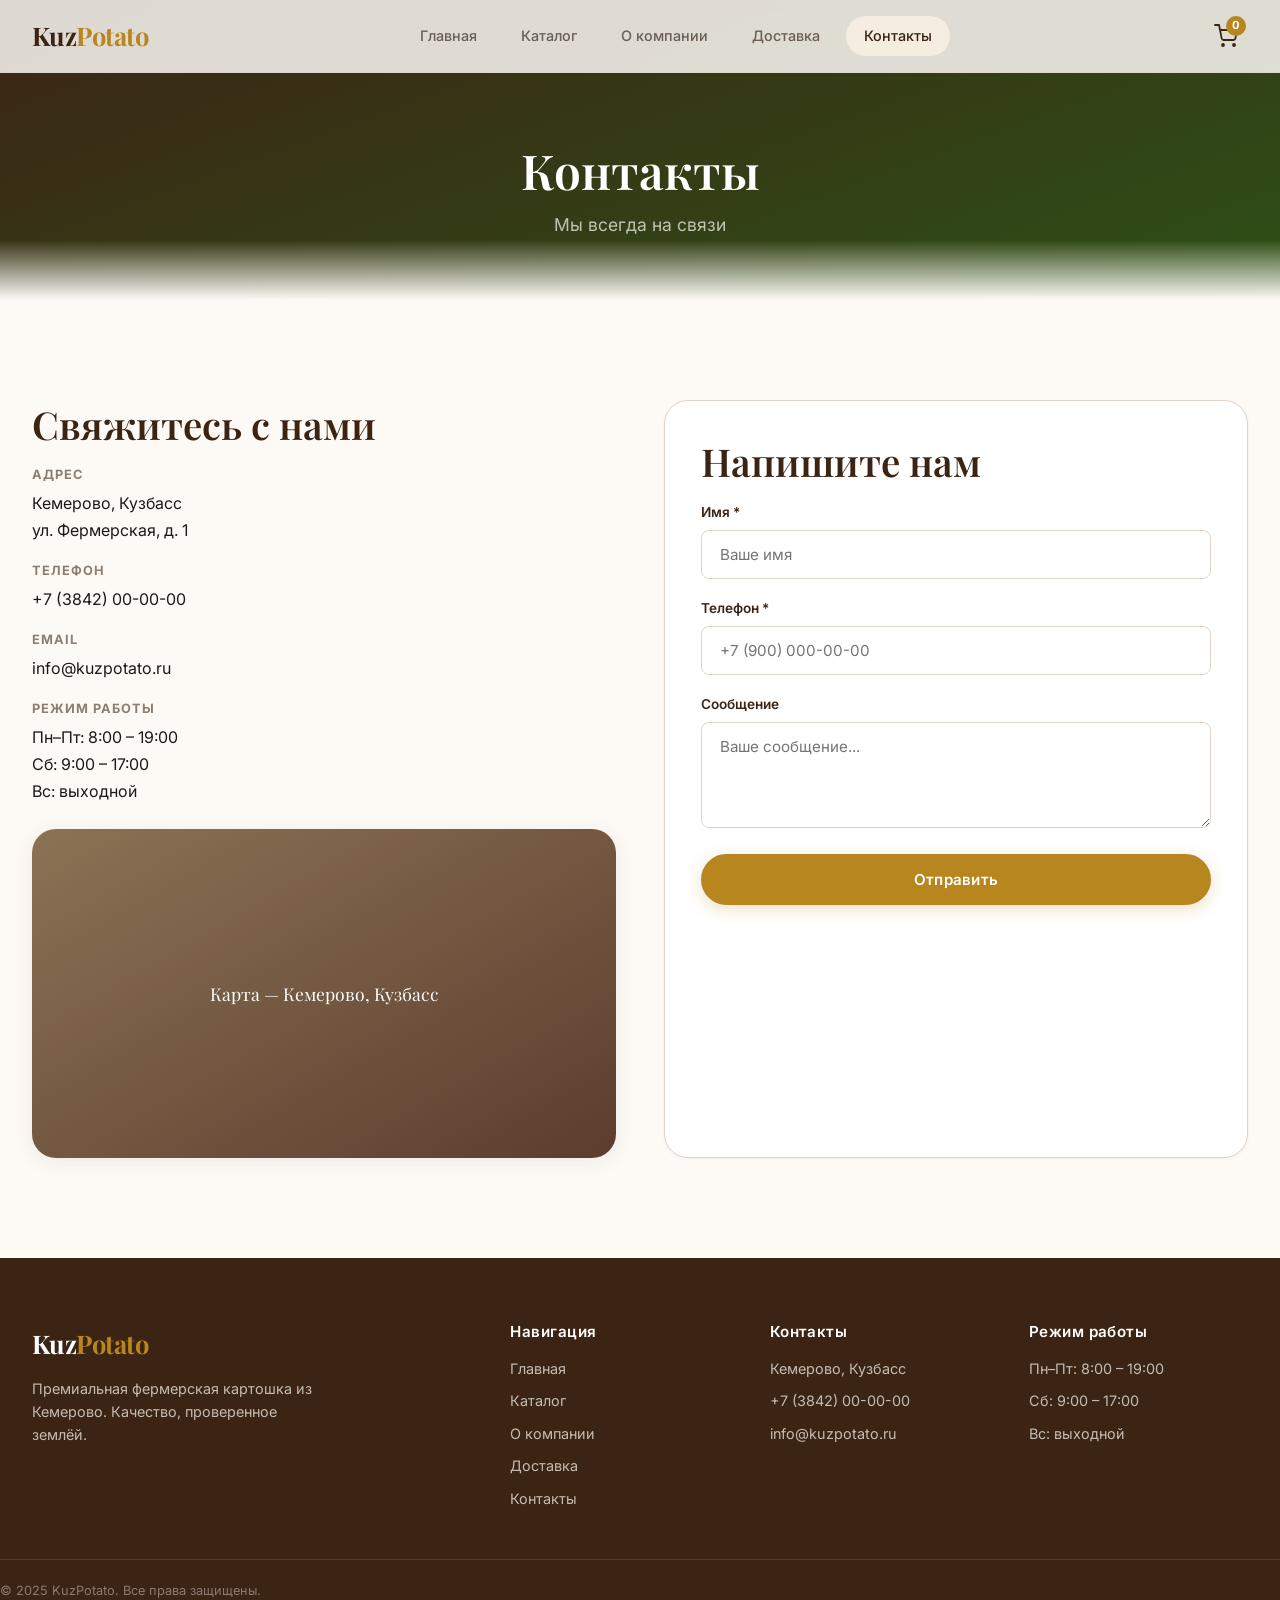
<file: contacts.html>
<!DOCTYPE html>
<html lang="ru">
<head>
    <meta charset="UTF-8">
    <meta name="viewport" content="width=device-width, initial-scale=1.0">
    <title>Контакты — KuzPotato</title>
    <link rel="stylesheet" href="styles.css">
    <link rel="preconnect" href="https://fonts.googleapis.com">
    <link rel="preconnect" href="https://fonts.gstatic.com" crossorigin>
    <link href="https://fonts.googleapis.com/css2?family=Playfair+Display:ital,wght@0,400;0,500;0,600;0,700;1,400&family=Inter:wght@300;400;500;600;700&display=swap" rel="stylesheet">
</head>
<body>
    <header class="header" id="header">
        <div class="container header__inner">
            <a href="index.html" class="logo">
                <span class="logo__text">Kuz<span class="logo__accent">Potato</span></span>
            </a>
            <nav class="nav" id="nav">
                <ul class="nav__list">
                    <li><a href="index.html" class="nav__link">Главная</a></li>
                    <li><a href="catalog.html" class="nav__link">Каталог</a></li>
                    <li><a href="about.html" class="nav__link">О компании</a></li>
                    <li><a href="delivery.html" class="nav__link">Доставка</a></li>
                    <li><a href="contacts.html" class="nav__link nav__link--active">Контакты</a></li>
                </ul>
            </nav>
            <div class="header__actions">
                <a href="cart.html" class="cart-icon" id="cartIcon" aria-label="Корзина">
                    <svg width="24" height="24" viewBox="0 0 24 24" fill="none" stroke="currentColor" stroke-width="1.8" stroke-linecap="round" stroke-linejoin="round">
                        <circle cx="9" cy="21" r="1"/><circle cx="20" cy="21" r="1"/>
                        <path d="M1 1h4l2.68 13.39a2 2 0 0 0 2 1.61h9.72a2 2 0 0 0 2-1.61L23 6H6"/>
                    </svg>
                    <span class="cart-icon__badge" id="cartBadge">0</span>
                </a>
                <button class="burger" id="burger" aria-label="Меню">
                    <span></span><span></span><span></span>
                </button>
            </div>
        </div>
    </header>

    <main>
        <section class="page-hero page-hero--contacts">
            <div class="container">
                <h1 class="page-hero__title">Контакты</h1>
                <p class="page-hero__subtitle">Мы всегда на связи</p>
            </div>
        </section>

        <section class="section contacts-section">
            <div class="container">
                <div class="contacts__grid">
                    <div class="contacts__info">
                        <h2 class="section__title">Свяжитесь с нами</h2>
                        <div class="contacts__details">
                            <div class="contact-item">
                                <strong>Адрес</strong>
                                <span>Кемерово, Кузбасс<br>ул. Фермерская, д. 1</span>
                            </div>
                            <div class="contact-item">
                                <strong>Телефон</strong>
                                <span>+7 (3842) 00-00-00</span>
                            </div>
                            <div class="contact-item">
                                <strong>Email</strong>
                                <span>info@kuzpotato.ru</span>
                            </div>
                            <div class="contact-item">
                                <strong>Режим работы</strong>
                                <span>Пн–Пт: 8:00 – 19:00<br>Сб: 9:00 – 17:00<br>Вс: выходной</span>
                            </div>
                        </div>
                        <div class="contacts__map-placeholder">
                            <span>Карта — Кемерово, Кузбасс</span>
                        </div>
                    </div>
                    <div class="contacts__form-wrap">
                        <h2 class="section__title">Напишите нам</h2>
                        <form class="contacts__form" id="contactsForm">
                            <div class="form__group">
                                <label class="form__label" for="contactName">Имя *</label>
                                <input type="text" id="contactName" class="form__input" placeholder="Ваше имя" required>
                            </div>
                            <div class="form__group">
                                <label class="form__label" for="contactPhone">Телефон *</label>
                                <input type="tel" id="contactPhone" class="form__input" placeholder="+7 (900) 000-00-00" required>
                            </div>
                            <div class="form__group">
                                <label class="form__label" for="contactMessage">Сообщение</label>
                                <textarea id="contactMessage" class="form__input form__input--textarea" placeholder="Ваше сообщение..." rows="4"></textarea>
                            </div>
                            <button type="submit" class="btn btn--gold btn--full">Отправить</button>
                        </form>
                        <div class="contacts__success" id="contactsSuccess" style="display:none;">
                            <p>Спасибо! Ваше сообщение отправлено. Мы свяжемся с вами в ближайшее время.</p>
                        </div>
                    </div>
                </div>
            </div>
        </section>
    </main>

    <footer class="footer">
        <div class="container footer__inner">
            <div class="footer__col">
                <div class="logo logo--footer">
                    <span class="logo__text">Kuz<span class="logo__accent">Potato</span></span>
                </div>
                <p class="footer__desc">Премиальная фермерская картошка из Кемерово. Качество, проверенное землёй.</p>
            </div>
            <div class="footer__col">
                <h4 class="footer__title">Навигация</h4>
                <ul class="footer__links">
                    <li><a href="index.html">Главная</a></li>
                    <li><a href="catalog.html">Каталог</a></li>
                    <li><a href="about.html">О компании</a></li>
                    <li><a href="delivery.html">Доставка</a></li>
                    <li><a href="contacts.html">Контакты</a></li>
                </ul>
            </div>
            <div class="footer__col">
                <h4 class="footer__title">Контакты</h4>
                <ul class="footer__links footer__links--contacts">
                    <li>Кемерово, Кузбасс</li>
                    <li>+7 (3842) 00-00-00</li>
                    <li>info@kuzpotato.ru</li>
                </ul>
            </div>
            <div class="footer__col">
                <h4 class="footer__title">Режим работы</h4>
                <ul class="footer__links">
                    <li>Пн–Пт: 8:00 – 19:00</li>
                    <li>Сб: 9:00 – 17:00</li>
                    <li>Вс: выходной</li>
                </ul>
            </div>
        </div>
        <div class="footer__bottom container">
            <p>&copy; 2025 KuzPotato. Все права защищены.</p>
        </div>
    </footer>

    <script src="script.js"></script>
</body>
</html>
</file>
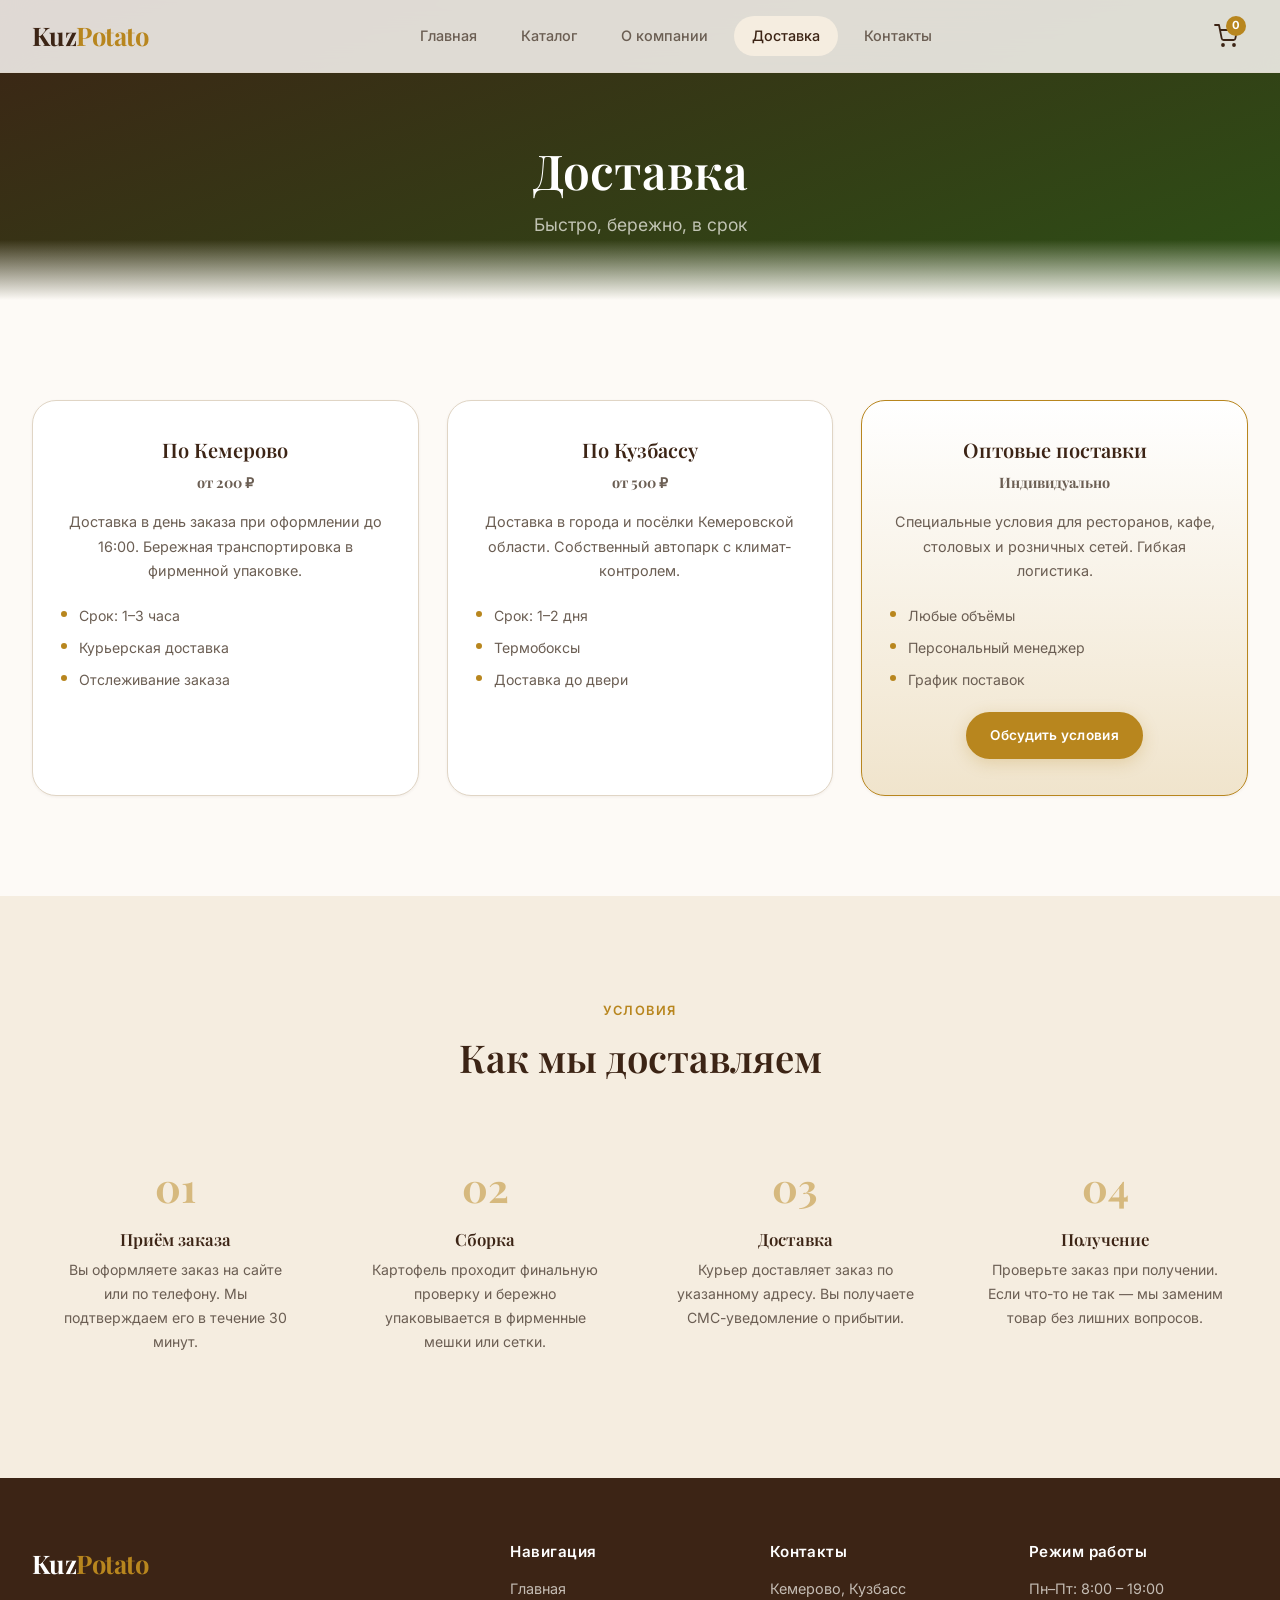
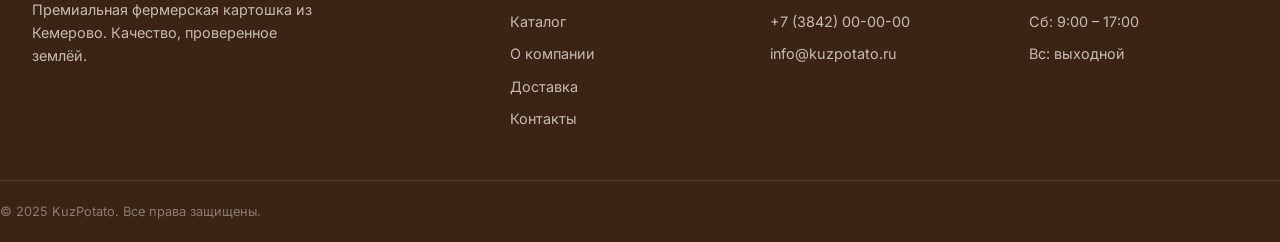
<file: delivery.html>
<!DOCTYPE html>
<html lang="ru">
<head>
    <meta charset="UTF-8">
    <meta name="viewport" content="width=device-width, initial-scale=1.0">
    <title>Доставка — KuzPotato</title>
    <link rel="stylesheet" href="styles.css">
    <link rel="preconnect" href="https://fonts.googleapis.com">
    <link rel="preconnect" href="https://fonts.gstatic.com" crossorigin>
    <link href="https://fonts.googleapis.com/css2?family=Playfair+Display:ital,wght@0,400;0,500;0,600;0,700;1,400&family=Inter:wght@300;400;500;600;700&display=swap" rel="stylesheet">
</head>
<body>
    <header class="header" id="header">
        <div class="container header__inner">
            <a href="index.html" class="logo">
                <span class="logo__text">Kuz<span class="logo__accent">Potato</span></span>
            </a>
            <nav class="nav" id="nav">
                <ul class="nav__list">
                    <li><a href="index.html" class="nav__link">Главная</a></li>
                    <li><a href="catalog.html" class="nav__link">Каталог</a></li>
                    <li><a href="about.html" class="nav__link">О компании</a></li>
                    <li><a href="delivery.html" class="nav__link nav__link--active">Доставка</a></li>
                    <li><a href="contacts.html" class="nav__link">Контакты</a></li>
                </ul>
            </nav>
            <div class="header__actions">
                <a href="cart.html" class="cart-icon" id="cartIcon" aria-label="Корзина">
                    <svg width="24" height="24" viewBox="0 0 24 24" fill="none" stroke="currentColor" stroke-width="1.8" stroke-linecap="round" stroke-linejoin="round">
                        <circle cx="9" cy="21" r="1"/><circle cx="20" cy="21" r="1"/>
                        <path d="M1 1h4l2.68 13.39a2 2 0 0 0 2 1.61h9.72a2 2 0 0 0 2-1.61L23 6H6"/>
                    </svg>
                    <span class="cart-icon__badge" id="cartBadge">0</span>
                </a>
                <button class="burger" id="burger" aria-label="Меню">
                    <span></span><span></span><span></span>
                </button>
            </div>
        </div>
    </header>

    <main>
        <section class="page-hero page-hero--delivery">
            <div class="container">
                <h1 class="page-hero__title">Доставка</h1>
                <p class="page-hero__subtitle">Быстро, бережно, в срок</p>
            </div>
        </section>

        <section class="section delivery-info">
            <div class="container">
                <div class="delivery-info__grid">
                    <div class="delivery-card">
                        <h3>По Кемерово</h3>
                        <p class="delivery-card__price">от 200 ₽</p>
                        <p>Доставка в день заказа при оформлении до 16:00. Бережная транспортировка в фирменной упаковке.</p>
                        <ul>
                            <li>Срок: 1–3 часа</li>
                            <li>Курьерская доставка</li>
                            <li>Отслеживание заказа</li>
                        </ul>
                    </div>
                    <div class="delivery-card">
                        <h3>По Кузбассу</h3>
                        <p class="delivery-card__price">от 500 ₽</p>
                        <p>Доставка в города и посёлки Кемеровской области. Собственный автопарк с климат-контролем.</p>
                        <ul>
                            <li>Срок: 1–2 дня</li>
                            <li>Термобоксы</li>
                            <li>Доставка до двери</li>
                        </ul>
                    </div>
                    <div class="delivery-card delivery-card--featured">
                        <h3>Оптовые поставки</h3>
                        <p class="delivery-card__price">Индивидуально</p>
                        <p>Специальные условия для ресторанов, кафе, столовых и розничных сетей. Гибкая логистика.</p>
                        <ul>
                            <li>Любые объёмы</li>
                            <li>Персональный менеджер</li>
                            <li>График поставок</li>
                        </ul>
                        <a href="contacts.html" class="btn btn--gold btn--sm">Обсудить условия</a>
                    </div>
                </div>
            </div>
        </section>

        <section class="section section--alt delivery-conditions">
            <div class="container">
                <div class="section__header">
                    <span class="section__tag">Условия</span>
                    <h2 class="section__title">Как мы доставляем</h2>
                </div>
                <div class="delivery-conditions__grid">
                    <div class="condition-item">
                        <span class="condition-item__num">01</span>
                        <h4>Приём заказа</h4>
                        <p>Вы оформляете заказ на сайте или по телефону. Мы подтверждаем его в течение 30 минут.</p>
                    </div>
                    <div class="condition-item">
                        <span class="condition-item__num">02</span>
                        <h4>Сборка</h4>
                        <p>Картофель проходит финальную проверку и бережно упаковывается в фирменные мешки или сетки.</p>
                    </div>
                    <div class="condition-item">
                        <span class="condition-item__num">03</span>
                        <h4>Доставка</h4>
                        <p>Курьер доставляет заказ по указанному адресу. Вы получаете СМС-уведомление о прибытии.</p>
                    </div>
                    <div class="condition-item">
                        <span class="condition-item__num">04</span>
                        <h4>Получение</h4>
                        <p>Проверьте заказ при получении. Если что-то не так — мы заменим товар без лишних вопросов.</p>
                    </div>
                </div>
            </div>
        </section>
    </main>

    <footer class="footer">
        <div class="container footer__inner">
            <div class="footer__col">
                <div class="logo logo--footer">
                    <span class="logo__text">Kuz<span class="logo__accent">Potato</span></span>
                </div>
                <p class="footer__desc">Премиальная фермерская картошка из Кемерово. Качество, проверенное землёй.</p>
            </div>
            <div class="footer__col">
                <h4 class="footer__title">Навигация</h4>
                <ul class="footer__links">
                    <li><a href="index.html">Главная</a></li>
                    <li><a href="catalog.html">Каталог</a></li>
                    <li><a href="about.html">О компании</a></li>
                    <li><a href="delivery.html">Доставка</a></li>
                    <li><a href="contacts.html">Контакты</a></li>
                </ul>
            </div>
            <div class="footer__col">
                <h4 class="footer__title">Контакты</h4>
                <ul class="footer__links footer__links--contacts">
                    <li>Кемерово, Кузбасс</li>
                    <li>+7 (3842) 00-00-00</li>
                    <li>info@kuzpotato.ru</li>
                </ul>
            </div>
            <div class="footer__col">
                <h4 class="footer__title">Режим работы</h4>
                <ul class="footer__links">
                    <li>Пн–Пт: 8:00 – 19:00</li>
                    <li>Сб: 9:00 – 17:00</li>
                    <li>Вс: выходной</li>
                </ul>
            </div>
        </div>
        <div class="footer__bottom container">
            <p>&copy; 2025 KuzPotato. Все права защищены.</p>
        </div>
    </footer>

    <script src="script.js"></script>
</body>
</html>
</file>
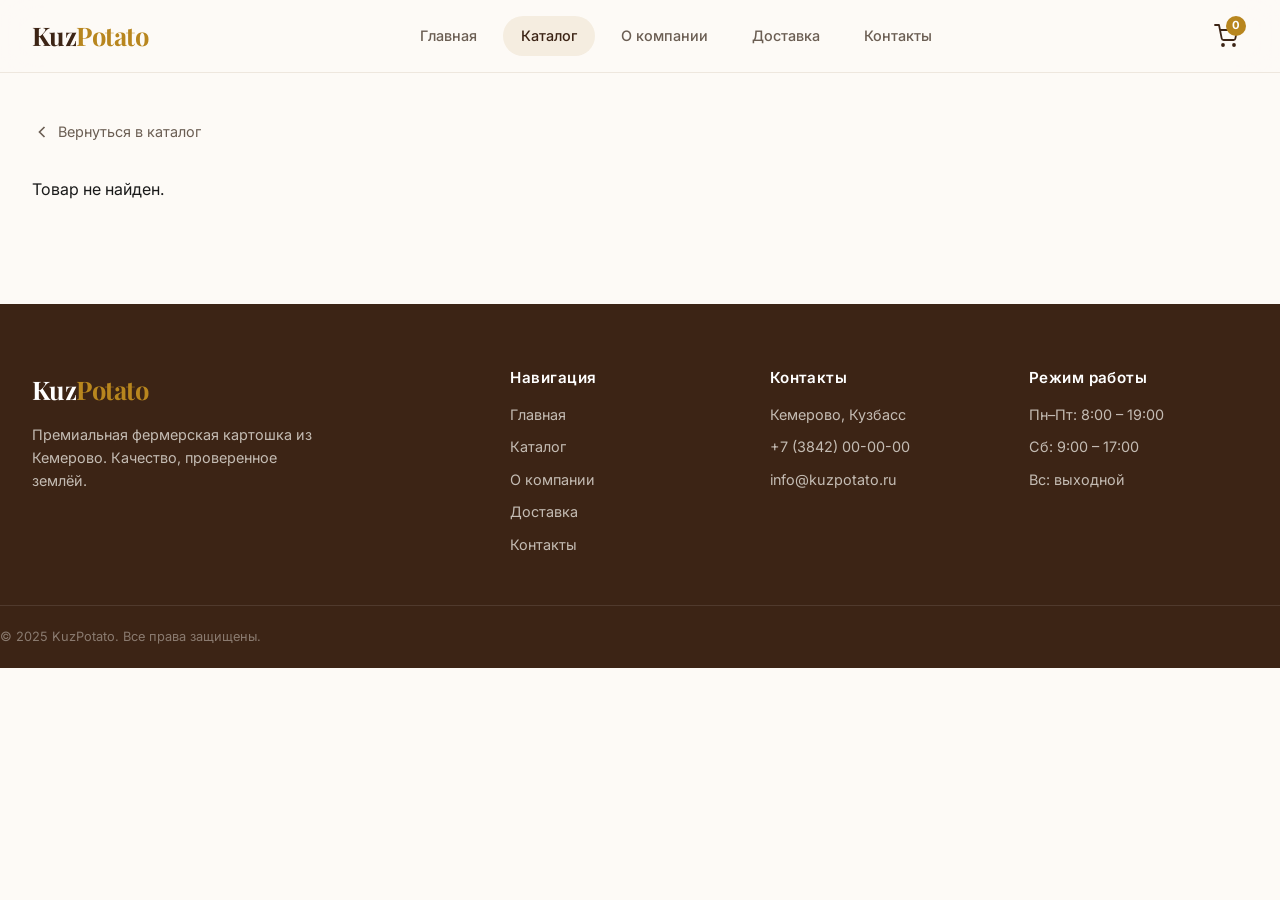
<file: product.html>
<!DOCTYPE html>
<html lang="ru">
<head>
    <meta charset="UTF-8">
    <meta name="viewport" content="width=device-width, initial-scale=1.0">
    <title>Товар — KuzPotato</title>
    <link rel="stylesheet" href="styles.css">
    <link rel="preconnect" href="https://fonts.googleapis.com">
    <link rel="preconnect" href="https://fonts.gstatic.com" crossorigin>
    <link href="https://fonts.googleapis.com/css2?family=Playfair+Display:ital,wght@0,400;0,500;0,600;0,700;1,400&family=Inter:wght@300;400;500;600;700&display=swap" rel="stylesheet">
</head>
<body>
    <header class="header" id="header">
        <div class="container header__inner">
            <a href="index.html" class="logo">
                <span class="logo__text">Kuz<span class="logo__accent">Potato</span></span>
            </a>
            <nav class="nav" id="nav">
                <ul class="nav__list">
                    <li><a href="index.html" class="nav__link">Главная</a></li>
                    <li><a href="catalog.html" class="nav__link nav__link--active">Каталог</a></li>
                    <li><a href="about.html" class="nav__link">О компании</a></li>
                    <li><a href="delivery.html" class="nav__link">Доставка</a></li>
                    <li><a href="contacts.html" class="nav__link">Контакты</a></li>
                </ul>
            </nav>
            <div class="header__actions">
                <a href="cart.html" class="cart-icon" id="cartIcon" aria-label="Корзина">
                    <svg width="24" height="24" viewBox="0 0 24 24" fill="none" stroke="currentColor" stroke-width="1.8" stroke-linecap="round" stroke-linejoin="round">
                        <circle cx="9" cy="21" r="1"/><circle cx="20" cy="21" r="1"/>
                        <path d="M1 1h4l2.68 13.39a2 2 0 0 0 2 1.61h9.72a2 2 0 0 0 2-1.61L23 6H6"/>
                    </svg>
                    <span class="cart-icon__badge" id="cartBadge">0</span>
                </a>
                <button class="burger" id="burger" aria-label="Меню">
                    <span></span><span></span><span></span>
                </button>
            </div>
        </div>
    </header>

    <main>
        <section class="section product-page" id="productPage">
            <div class="container">
                <a href="catalog.html" class="back-link">
                    <svg width="20" height="20" viewBox="0 0 24 24" fill="none" stroke="currentColor" stroke-width="2"><path d="M15 18l-6-6 6-6"/></svg>
                    Вернуться в каталог
                </a>
                <div class="product-page__inner" id="productDetail">
                    <!-- Filled by JS -->
                </div>
            </div>
        </section>
    </main>

    <footer class="footer">
        <div class="container footer__inner">
            <div class="footer__col">
                <div class="logo logo--footer">
                    <span class="logo__text">Kuz<span class="logo__accent">Potato</span></span>
                </div>
                <p class="footer__desc">Премиальная фермерская картошка из Кемерово. Качество, проверенное землёй.</p>
            </div>
            <div class="footer__col">
                <h4 class="footer__title">Навигация</h4>
                <ul class="footer__links">
                    <li><a href="index.html">Главная</a></li>
                    <li><a href="catalog.html">Каталог</a></li>
                    <li><a href="about.html">О компании</a></li>
                    <li><a href="delivery.html">Доставка</a></li>
                    <li><a href="contacts.html">Контакты</a></li>
                </ul>
            </div>
            <div class="footer__col">
                <h4 class="footer__title">Контакты</h4>
                <ul class="footer__links footer__links--contacts">
                    <li>Кемерово, Кузбасс</li>
                    <li>+7 (3842) 00-00-00</li>
                    <li>info@kuzpotato.ru</li>
                </ul>
            </div>
            <div class="footer__col">
                <h4 class="footer__title">Режим работы</h4>
                <ul class="footer__links">
                    <li>Пн–Пт: 8:00 – 19:00</li>
                    <li>Сб: 9:00 – 17:00</li>
                    <li>Вс: выходной</li>
                </ul>
            </div>
        </div>
        <div class="footer__bottom container">
            <p>&copy; 2025 KuzPotato. Все права защищены.</p>
        </div>
    </footer>

    <script src="script.js"></script>
</body>
</html>
</file>
<file: styles.css>
/* ============================================
   KUZPOTATO — Premium Stylesheet
   ============================================ */

/* --- CSS Variables --- */
:root {
    --beige: #F5EDE0;
    --beige-light: #FDFAF6;
    --beige-dark: #E8D9C5;
    --brown: #5C3D2E;
    --brown-dark: #3C2415;
    --brown-light: #8B7355;
    --green: #2D5016;
    --green-dark: #1A3008;
    --green-light: #4A7A2E;
    --gold: #B8861E;
    --gold-light: #D4A853;
    --gold-pale: #F0E4CC;
    --white: #FEFCF7;
    --white-pure: #FFFFFF;
    --text: #1A1A1A;
    --text-muted: #6B5E53;
    --text-light: #8C7E72;
    --border: #E0D5C5;
    --shadow-sm: 0 1px 3px rgba(60, 36, 21, 0.06);
    --shadow-md: 0 4px 20px rgba(60, 36, 21, 0.08);
    --shadow-lg: 0 12px 48px rgba(60, 36, 21, 0.12);
    --shadow-xl: 0 24px 72px rgba(60, 36, 21, 0.16);
    --radius-sm: 8px;
    --radius-md: 16px;
    --radius-lg: 24px;
    --radius-xl: 32px;
    --font-heading: 'Playfair Display', Georgia, 'Times New Roman', serif;
    --font-body: 'Inter', -apple-system, BlinkMacSystemFont, 'Segoe UI', sans-serif;
    --transition: 0.3s cubic-bezier(0.4, 0, 0.2, 1);
    --transition-slow: 0.5s cubic-bezier(0.4, 0, 0.2, 1);
}

/* --- Reset & Base --- */
*,
*::before,
*::after {
    box-sizing: border-box;
    margin: 0;
    padding: 0;
}

html {
    scroll-behavior: smooth;
    font-size: 16px;
    -webkit-font-smoothing: antialiased;
    -moz-osx-font-smoothing: grayscale;
}

body {
    font-family: var(--font-body);
    background-color: var(--beige-light);
    color: var(--text);
    line-height: 1.7;
    overflow-x: hidden;
    min-height: 100vh;
}

img {
    max-width: 100%;
    height: auto;
    display: block;
}

a {
    color: inherit;
    text-decoration: none;
    transition: color var(--transition);
}

ul {
    list-style: none;
    padding: 0;
}

.container {
    max-width: 1280px;
    margin: 0 auto;
    padding: 0 32px;
}

/* --- Typography --- */
h1, h2, h3, h4, h5, h6 {
    font-family: var(--font-heading);
    font-weight: 600;
    line-height: 1.25;
    color: var(--brown-dark);
}

.section__tag {
    display: inline-block;
    font-size: 0.8rem;
    font-weight: 600;
    text-transform: uppercase;
    letter-spacing: 0.12em;
    color: var(--gold);
    margin-bottom: 12px;
    font-family: var(--font-body);
}

.section__title {
    font-size: clamp(1.8rem, 3vw, 2.8rem);
    margin-bottom: 16px;
}

.section__header {
    text-align: center;
    margin-bottom: 48px;
}

.section__cta {
    text-align: center;
    margin-top: 40px;
}

/* --- Buttons --- */
.btn {
    display: inline-flex;
    align-items: center;
    justify-content: center;
    gap: 8px;
    padding: 14px 32px;
    border-radius: 50px;
    font-family: var(--font-body);
    font-size: 0.95rem;
    font-weight: 600;
    cursor: pointer;
    border: 2px solid transparent;
    transition: all var(--transition);
    letter-spacing: 0.02em;
    text-align: center;
}

.btn--gold {
    background: var(--gold);
    color: var(--white-pure);
    border-color: var(--gold);
    box-shadow: 0 4px 16px rgba(184, 134, 30, 0.25);
}
.btn--gold:hover {
    background: var(--gold-light);
    border-color: var(--gold-light);
    transform: translateY(-2px);
    box-shadow: 0 8px 28px rgba(184, 134, 30, 0.35);
}

.btn--outline {
    background: transparent;
    color: var(--white-pure);
    border-color: rgba(255, 255, 255, 0.6);
}
.btn--outline:hover {
    background: rgba(255, 255, 255, 0.1);
    border-color: var(--white-pure);
    transform: translateY(-2px);
}

.btn--outline-dark {
    background: transparent;
    color: var(--brown-dark);
    border-color: var(--brown-dark);
}
.btn--outline-dark:hover {
    background: var(--brown-dark);
    color: var(--white-pure);
    transform: translateY(-2px);
}

.btn--outline-light {
    background: transparent;
    color: var(--white-pure);
    border-color: rgba(255, 255, 255, 0.5);
}
.btn--outline-light:hover {
    background: rgba(255, 255, 255, 0.15);
    border-color: var(--white-pure);
}

.btn--lg {
    padding: 18px 40px;
    font-size: 1.05rem;
}

.btn--sm {
    padding: 10px 22px;
    font-size: 0.85rem;
}

.btn--full {
    width: 100%;
}

/* --- Header --- */
.header {
    position: fixed;
    top: 0;
    left: 0;
    right: 0;
    z-index: 1000;
    background: rgba(253, 250, 246, 0.85);
    backdrop-filter: blur(18px);
    -webkit-backdrop-filter: blur(18px);
    border-bottom: 1px solid rgba(224, 213, 197, 0.5);
    transition: all var(--transition);
}

.header__inner {
    display: flex;
    align-items: center;
    justify-content: space-between;
    height: 72px;
}

.logo__text {
    font-family: var(--font-heading);
    font-size: 1.6rem;
    font-weight: 700;
    color: var(--brown-dark);
    letter-spacing: -0.02em;
}

.logo__accent {
    color: var(--gold);
}

.nav__list {
    display: flex;
    gap: 8px;
}

/* Ссылка в меню */
.nav__link {
    position: relative;
    display: inline-block;
    padding: 8px 18px;
    font-size: 0.9rem;
    font-weight: 500;
    color: var(--text-muted);
    z-index: 1;
    transition: color var(--transition);
}

/* Капсула, которая плавно заполняется */
.nav__link::before {
    content: '';
    position: absolute;
    top: 0;
    left: 0;
    width: 0;
    height: 100%;
    background: var(--beige);
    border-radius: 50px;
    z-index: -1;
    transition: width var(--transition);
}

/* При наведении капсула расширяется до 100% */
.nav__link:hover::before {
    width: 100%;
}

.nav__link:hover {
    color: var(--brown-dark);
}

/* Активная ссылка — капсула уже заполнена полностью */
.nav__link--active {
    color: var(--brown-dark);
    background: var(--beige);
    border-radius: 50px;
}
.nav__link--active::before {
    display: none;
}

.header__actions {
    display: flex;
    align-items: center;
    gap: 12px;
}

.cart-icon {
    position: relative;
    display: flex;
    align-items: center;
    justify-content: center;
    width: 44px;
    height: 44px;
    border-radius: 50%;
    color: var(--brown-dark);
    transition: all var(--transition);
}
.cart-icon:hover {
    background: var(--beige);
    color: var(--gold);
}

.cart-icon__badge {
    position: absolute;
    top: 2px;
    right: 2px;
    width: 20px;
    height: 20px;
    border-radius: 50%;
    background: var(--gold);
    color: var(--white-pure);
    font-size: 0.7rem;
    font-weight: 700;
    display: flex;
    align-items: center;
    justify-content: center;
    line-height: 1;
}

.burger {
    display: none;
    flex-direction: column;
    gap: 5px;
    background: none;
    border: none;
    cursor: pointer;
    padding: 8px;
    z-index: 1001;
}
.burger span {
    display: block;
    width: 26px;
    height: 2px;
    background: var(--brown-dark);
    border-radius: 2px;
    transition: all var(--transition);
}

/* --- Hero --- */
.hero {
    position: relative;
    min-height: 100vh;
    display: flex;
    align-items: center;
    justify-content: center;
    background: linear-gradient(160deg, #3C2415 0%, #5C3D2E 30%, #2D5016 60%, #1A3008 100%);
    overflow: hidden;
    text-align: center;
}

.hero::before {
    content: '';
    position: absolute;
    inset: 0;
    background:
        radial-gradient(ellipse at 30% 20%, rgba(212, 168, 83, 0.15) 0%, transparent 60%),
        radial-gradient(ellipse at 70% 60%, rgba(74, 122, 46, 0.2) 0%, transparent 50%),
        radial-gradient(ellipse at 50% 80%, rgba(184, 134, 30, 0.1) 0%, transparent 40%);
    pointer-events: none;
}

.hero::after {
    content: '';
    position: absolute;
    bottom: 0;
    left: 0;
    right: 0;
    height: 40%;
    background: linear-gradient(to top, rgba(253, 250, 246, 0.05) 0%, transparent 100%);
    pointer-events: none;
}

.hero__overlay {
    position: absolute;
    inset: 0;
    background: url('data:image/svg+xml,<svg xmlns="http://www.w3.org/2000/svg" viewBox="0 0 800 600"><filter id="noise"><feTurbulence type="fractalNoise" baseFrequency="0.65" numOctaves="3" stitchTiles="stitch"/><feColorMatrix type="saturate" values="0"/></filter><rect width="100%25" height="100%25" filter="url(%23noise)" opacity="0.04"/></svg>');
    pointer-events: none;
    opacity: 0.6;
}

.hero__content {
    position: relative;
    z-index: 2;
    max-width: 800px;
    padding: 120px 0 80px;
}

.hero__tag {
    display: inline-block;
    font-size: 0.85rem;
    font-weight: 600;
    text-transform: uppercase;
    letter-spacing: 0.14em;
    color: var(--gold-light);
    margin-bottom: 20px;
    font-family: var(--font-body);
    border: 1px solid rgba(212, 168, 83, 0.3);
    padding: 8px 20px;
    border-radius: 50px;
}

.hero__title {
    font-family: var(--font-heading);
    font-size: clamp(2.8rem, 6vw, 5rem);
    font-weight: 700;
    color: var(--white-pure);
    line-height: 1.1;
    margin-bottom: 24px;
    letter-spacing: -0.01em;
}

.hero__subtitle {
    font-size: clamp(1rem, 1.5vw, 1.2rem);
    color: rgba(254, 252, 247, 0.75);
    max-width: 600px;
    margin: 0 auto 40px;
    line-height: 1.7;
}

.hero__buttons {
    display: flex;
    gap: 16px;
    flex-wrap: wrap;
    justify-content: center;
}

.hero__scroll-indicator {
    position: absolute;
    bottom: 32px;
    left: 50%;
    transform: translateX(-50%);
    z-index: 2;
    display: flex;
    flex-direction: column;
    align-items: center;
    gap: 6px;
    color: rgba(254, 252, 247, 0.5);
    font-size: 0.75rem;
    letter-spacing: 0.08em;
    animation: floatUpDown 2s ease-in-out infinite;
}

@keyframes floatUpDown {
    0%, 100% { transform: translateX(-50%) translateY(0); }
    50% { transform: translateX(-50%) translateY(-8px); }
}

/* --- Sections --- */
.section {
    padding: 100px 0;
}

.section--alt {
    background: var(--beige);
}

/* --- Advantages --- */
.advantages__grid {
    display: grid;
    grid-template-columns: repeat(4, 1fr);
    gap: 28px;
}

.advantage-card {
    background: var(--white-pure);
    border-radius: var(--radius-lg);
    padding: 36px 28px;
    text-align: center;
    box-shadow: var(--shadow-sm);
    transition: all var(--transition-slow);
    border: 1px solid var(--border);
}
.advantage-card:hover {
    transform: translateY(-6px);
    box-shadow: var(--shadow-lg);
    border-color: transparent;
}

.advantage-card__icon {
    width: 72px;
    height: 72px;
    margin: 0 auto 20px;
    background: var(--gold-pale);
    border-radius: 50%;
    display: flex;
    align-items: center;
    justify-content: center;
    color: var(--gold);
}

.advantage-card h3 {
    font-size: 1.15rem;
    margin-bottom: 10px;
}

.advantage-card p {
    font-size: 0.9rem;
    color: var(--text-muted);
    line-height: 1.6;
}

/* --- Popular Products --- */
.popular__grid {
    display: grid;
    grid-template-columns: repeat(3, 1fr);
    gap: 28px;
}

/* --- Product Card (исправлено для фото) --- */
.product-card {
    background: var(--white-pure);
    border-radius: var(--radius-lg);
    overflow: hidden;
    box-shadow: var(--shadow-sm);
    border: 1px solid var(--border);
    transition: all var(--transition-slow);
}
.product-card:hover {
    transform: translateY(-6px);
    box-shadow: var(--shadow-lg);
    border-color: transparent;
}

.product-card__image {
    width: 100%;
    height: 240px;
    object-fit: cover;
    display: block;
}

.product-card__body {
    padding: 24px;
}

.product-card__category {
    font-size: 0.75rem;
    text-transform: uppercase;
    letter-spacing: 0.1em;
    color: var(--gold);
    font-weight: 600;
    margin-bottom: 6px;
}

.product-card h3 {
    font-size: 1.25rem;
    margin-bottom: 8px;
}

.product-card__desc {
    font-size: 0.88rem;
    color: var(--text-muted);
    margin-bottom: 16px;
    line-height: 1.5;
}

.product-card__footer {
    display: flex;
    align-items: center;
    justify-content: space-between;
}

.product-card__price {
    font-size: 1.3rem;
    font-weight: 700;
    color: var(--brown-dark);
    font-family: var(--font-heading);
}

.product-card__price span {
    font-size: 0.8rem;
    font-weight: 400;
    color: var(--text-muted);
}

.btn--add {
    background: var(--brown-dark);
    color: var(--white-pure);
    padding: 10px 20px;
    border-radius: 50px;
    font-size: 0.85rem;
    font-weight: 600;
    border: none;
    cursor: pointer;
    transition: all var(--transition);
    font-family: var(--font-body);
}
.btn--add:hover {
    background: var(--gold);
    transform: scale(1.04);
}

/* --- Quality --- */
.quality__inner {
    display: grid;
    grid-template-columns: 1fr 1fr;
    gap: 60px;
    align-items: center;
}

.quality__image-placeholder {
    width: 100%;
    aspect-ratio: 4/3;
    border-radius: var(--radius-xl);
    background: linear-gradient(150deg, #5C3D2E 0%, #8B7355 30%, #2D5016 70%, #1A3008 100%);
    position: relative;
    overflow: hidden;
    box-shadow: var(--shadow-xl);
}
.quality__image-placeholder::after {
    content: '';
    position: absolute;
    inset: 0;
    background: radial-gradient(ellipse at 30% 40%, rgba(212,168,83,0.2) 0%, transparent 60%);
}

.quality__text {
    font-size: 1.05rem;
    color: var(--text-muted);
    margin-bottom: 24px;
    line-height: 1.8;
}

.quality__list {
    display: flex;
    flex-direction: column;
    gap: 10px;
}
.quality__list li {
    position: relative;
    padding-left: 24px;
    font-size: 0.95rem;
    color: var(--text);
}
.quality__list li::before {
    content: '';
    position: absolute;
    left: 0;
    top: 10px;
    width: 8px;
    height: 8px;
    border-radius: 50%;
    background: var(--gold);
}

/* --- Founder --- */
.founder__inner {
    display: grid;
    grid-template-columns: 1fr 1fr;
    gap: 60px;
    align-items: center;
}

.founder__quote {
    font-family: var(--font-heading);
    font-size: 1.3rem;
    font-style: italic;
    color: var(--brown-dark);
    border-left: 4px solid var(--gold);
    padding-left: 24px;
    margin: 20px 0;
    line-height: 1.6;
}

.founder__bio {
    color: var(--text-muted);
    margin-bottom: 24px;
    line-height: 1.7;
}

.founder__portrait-placeholder {
    width: 100%;
    aspect-ratio: 3/4;
    max-width: 380px;
    border-radius: var(--radius-xl);
    background: linear-gradient(180deg, #C7B390 0%, #8B7355 50%, #5C3D2E 100%);
    display: flex;
    align-items: flex-end;
    justify-content: center;
    padding: 24px;
    box-shadow: var(--shadow-xl);
}
.founder__portrait-placeholder span {
    color: var(--white-pure);
    font-family: var(--font-heading);
    font-size: 1.1rem;
    font-weight: 600;
    text-align: center;
}

.founder__portrait-placeholder--large {
    max-width: 440px;
    aspect-ratio: 3/4;
}

/* --- Testimonials --- */
.testimonials__grid {
    display: grid;
    grid-template-columns: repeat(3, 1fr);
    gap: 28px;
}

.testimonial-card {
    background: var(--white-pure);
    border-radius: var(--radius-lg);
    padding: 32px;
    box-shadow: var(--shadow-sm);
    border: 1px solid var(--border);
    transition: all var(--transition-slow);
}
.testimonial-card:hover {
    box-shadow: var(--shadow-md);
    border-color: transparent;
}

.testimonial-card__stars {
    color: var(--gold);
    font-size: 1.1rem;
    letter-spacing: 2px;
    margin-bottom: 16px;
}

.testimonial-card__text {
    font-size: 0.95rem;
    color: var(--text-muted);
    line-height: 1.7;
    margin-bottom: 20px;
    font-style: italic;
}

.testimonial-card__author strong {
    display: block;
    color: var(--brown-dark);
    font-size: 0.95rem;
}
.testimonial-card__author span {
    font-size: 0.8rem;
    color: var(--text-light);
}

/* --- CTA Block --- */
.cta-block {
    background: linear-gradient(160deg, #3C2415 0%, #2D5016 100%);
    padding: 100px 0;
    text-align: center;
    position: relative;
    overflow: hidden;
}
.cta-block::before {
    content: '';
    position: absolute;
    inset: 0;
    background: radial-gradient(ellipse at center, rgba(212,168,83,0.12) 0%, transparent 70%);
    pointer-events: none;
}

.cta-block__inner {
    position: relative;
    z-index: 2;
}

.cta-block__title {
    font-size: clamp(1.8rem, 3.5vw, 2.6rem);
    color: var(--white-pure);
    margin-bottom: 16px;
}

.cta-block__text {
    color: rgba(254,252,247,0.7);
    font-size: 1.1rem;
    margin-bottom: 36px;
}

.cta-block__buttons {
    display: flex;
    gap: 16px;
    flex-wrap: wrap;
    justify-content: center;
}

/* --- Footer --- */
.footer {
    background: var(--brown-dark);
    color: rgba(254,252,247,0.7);
    padding: 64px 0 0;
}

.footer__inner {
    display: grid;
    grid-template-columns: 2fr 1fr 1fr 1fr;
    gap: 40px;
    padding-bottom: 48px;
}

.logo--footer .logo__text {
    color: var(--white-pure);
}

.footer__desc {
    font-size: 0.9rem;
    margin-top: 12px;
    line-height: 1.6;
    max-width: 280px;
}

.footer__title {
    color: var(--white-pure);
    font-family: var(--font-body);
    font-size: 0.95rem;
    font-weight: 600;
    margin-bottom: 16px;
    letter-spacing: 0.03em;
}

.footer__links {
    display: flex;
    flex-direction: column;
    gap: 8px;
    font-size: 0.9rem;
}
.footer__links a:hover {
    color: var(--gold-light);
}

.footer__bottom {
    border-top: 1px solid rgba(254,252,247,0.1);
    padding: 20px 0;
    font-size: 0.8rem;
    color: rgba(254,252,247,0.4);
}

/* --- Page Hero (subpages) --- */
.page-hero {
    padding: 140px 0 60px;
    text-align: center;
    background: linear-gradient(160deg, #3C2415 0%, #2D5016 100%);
    color: var(--white-pure);
    position: relative;
}
.page-hero::after {
    content: '';
    position: absolute;
    bottom: 0;
    left: 0;
    right: 0;
    height: 60px;
    background: linear-gradient(to top, var(--beige-light) 0%, transparent 100%);
}

.page-hero__title {
    color: var(--white-pure);
    font-size: clamp(2rem, 4vw, 3rem);
    margin-bottom: 10px;
}

.page-hero__subtitle {
    color: rgba(254,252,247,0.7);
    font-size: 1.1rem;
}

/* --- Catalog --- */
.catalog__filters {
    display: flex;
    gap: 10px;
    flex-wrap: wrap;
    justify-content: center;
    margin-bottom: 40px;
}

.filter-btn {
    padding: 10px 24px;
    border-radius: 50px;
    border: 1.5px solid var(--border);
    background: var(--white-pure);
    cursor: pointer;
    font-family: var(--font-body);
    font-size: 0.9rem;
    font-weight: 500;
    color: var(--text-muted);
    transition: all var(--transition);
}
.filter-btn:hover {
    border-color: var(--gold);
    color: var(--gold);
}
.filter-btn--active {
    background: var(--brown-dark);
    color: var(--white-pure);
    border-color: var(--brown-dark);
}

.catalog__grid {
    display: grid;
    grid-template-columns: repeat(3, 1fr);
    gap: 28px;
}

/* --- Product Page (исправлено для фото) --- */
.product-page {
    padding-top: 120px;
}

.back-link {
    display: inline-flex;
    align-items: center;
    gap: 6px;
    color: var(--text-muted);
    font-size: 0.9rem;
    margin-bottom: 32px;
    transition: color var(--transition);
}
.back-link:hover {
    color: var(--gold);
}

.product-page__inner {
    display: grid;
    grid-template-columns: 1fr 1fr;
    gap: 60px;
    align-items: start;
}

.product-page__image {
    width: 100%;
    aspect-ratio: 1;
    border-radius: var(--radius-xl);
    object-fit: cover;
    display: block;
    box-shadow: var(--shadow-lg);
}

.product-page__info h1 {
    font-size: 2.2rem;
    margin-bottom: 8px;
}
.product-page__category {
    color: var(--gold);
    font-weight: 600;
    font-size: 0.85rem;
    text-transform: uppercase;
    letter-spacing: 0.1em;
    margin-bottom: 16px;
}
.product-page__price {
    font-size: 2rem;
    font-weight: 700;
    color: var(--brown-dark);
    font-family: var(--font-heading);
    margin-bottom: 20px;
}
.product-page__price span {
    font-size: 0.9rem;
    color: var(--text-muted);
    font-weight: 400;
}
.product-page__desc {
    color: var(--text-muted);
    line-height: 1.8;
    margin-bottom: 24px;
}
.product-page__chars {
    display: grid;
    grid-template-columns: 1fr 1fr;
    gap: 12px;
    margin-bottom: 28px;
}
.product-page__char {
    background: var(--beige);
    padding: 12px 16px;
    border-radius: var(--radius-sm);
    font-size: 0.9rem;
}
.product-page__char strong {
    display: block;
    color: var(--brown-dark);
    font-size: 0.75rem;
    text-transform: uppercase;
    letter-spacing: 0.05em;
    margin-bottom: 2px;
}

.product-page__actions {
    display: flex;
    gap: 12px;
    align-items: center;
    flex-wrap: wrap;
}

.qty-input {
    display: flex;
    align-items: center;
    border: 1.5px solid var(--border);
    border-radius: 50px;
    overflow: hidden;
    background: var(--white-pure);
}
.qty-input button {
    width: 40px;
    height: 44px;
    border: none;
    background: transparent;
    cursor: pointer;
    font-size: 1.2rem;
    color: var(--brown-dark);
    transition: all var(--transition);
}
.qty-input button:hover {
    background: var(--beige);
}
.qty-input input {
    width: 50px;
    text-align: center;
    border: none;
    font-size: 1rem;
    font-weight: 600;
    color: var(--brown-dark);
    background: transparent;
    font-family: var(--font-body);
}

/* --- Cart (исправлено для фото) --- */
.cart-section {
    padding-top: 40px;
    padding-bottom: 100px;
    min-height: 50vh;
}

.cart-empty {
    text-align: center;
    padding: 80px 20px;
}
.cart-empty h3 {
    font-size: 1.5rem;
    margin-bottom: 12px;
}
.cart-empty p {
    color: var(--text-muted);
    margin-bottom: 24px;
}

.cart__items {
    display: flex;
    flex-direction: column;
    gap: 16px;
    margin-bottom: 32px;
}

.cart-item {
    display: grid;
    grid-template-columns: 80px 2fr 1fr 1fr 60px;
    gap: 20px;
    align-items: center;
    background: var(--white-pure);
    border-radius: var(--radius-md);
    padding: 20px 24px;
    box-shadow: var(--shadow-sm);
    border: 1px solid var(--border);
}

.cart-item__image {
    width: 80px;
    height: 80px;
    border-radius: var(--radius-sm);
    object-fit: cover;
    display: block;
    background: var(--beige);
}

.cart-item__name {
    font-weight: 600;
    color: var(--brown-dark);
}

.cart-item__price {
    font-weight: 700;
    color: var(--brown-dark);
}

.cart-item__remove {
    width: 40px;
    height: 40px;
    border-radius: 50%;
    border: 1px solid var(--border);
    background: var(--white-pure);
    cursor: pointer;
    display: flex;
    align-items: center;
    justify-content: center;
    color: #c44;
    transition: all var(--transition);
    font-size: 1.2rem;
}
.cart-item__remove:hover {
    background: #fff0f0;
    border-color: #c44;
}

.cart__summary {
    background: var(--white-pure);
    border-radius: var(--radius-lg);
    padding: 32px;
    box-shadow: var(--shadow-md);
    text-align: right;
}
.cart__summary h3 {
    font-size: 1.4rem;
    margin-bottom: 16px;
}
.cart__total {
    font-size: 1.8rem;
    font-weight: 700;
    color: var(--brown-dark);
    font-family: var(--font-heading);
    margin-bottom: 20px;
}

/* --- Checkout --- */
.checkout-section {
    padding-top: 40px;
    padding-bottom: 100px;
}

.checkout__layout {
    display: grid;
    grid-template-columns: 1.2fr 1fr;
    gap: 40px;
    align-items: start;
}

.checkout__heading {
    font-size: 1.4rem;
    margin-bottom: 24px;
}

.checkout__form-wrap {
    background: var(--white-pure);
    border-radius: var(--radius-lg);
    padding: 36px;
    box-shadow: var(--shadow-sm);
    border: 1px solid var(--border);
}

.checkout__summary {
    background: var(--white-pure);
    border-radius: var(--radius-lg);
    padding: 36px;
    box-shadow: var(--shadow-sm);
    border: 1px solid var(--border);
    position: sticky;
    top: 100px;
}

.checkout__payment-note {
    background: var(--beige);
    border-radius: var(--radius-sm);
    padding: 14px 18px;
    font-size: 0.85rem;
    color: var(--text-muted);
    margin-bottom: 20px;
}

.checkout__success {
    text-align: center;
    padding: 40px 20px;
}
.checkout__success-icon {
    margin-bottom: 20px;
}
.checkout__success h2 {
    font-size: 1.6rem;
    margin-bottom: 10px;
}
.checkout__success p {
    color: var(--text-muted);
    margin-bottom: 24px;
}

/* --- Forms --- */
.form__group {
    margin-bottom: 18px;
}

.form__label {
    display: block;
    font-size: 0.85rem;
    font-weight: 600;
    color: var(--brown-dark);
    margin-bottom: 6px;
}

.form__input {
    width: 100%;
    padding: 14px 18px;
    border: 1.5px solid var(--border);
    border-radius: var(--radius-sm);
    font-family: var(--font-body);
    font-size: 0.95rem;
    background: var(--white-pure);
    color: var(--text);
    transition: all var(--transition);
}
.form__input:focus {
    outline: none;
    border-color: var(--gold);
    box-shadow: 0 0 0 4px rgba(184, 134, 30, 0.08);
}

.form__input--textarea {
    resize: vertical;
    min-height: 100px;
}

/* --- About Page --- */
.about-story__grid {
    display: grid;
    grid-template-columns: 1fr 1fr;
    gap: 60px;
    align-items: center;
}

.about-story__content p {
    color: var(--text-muted);
    margin-bottom: 16px;
    line-height: 1.8;
}

.about-story__image-placeholder {
    width: 100%;
    aspect-ratio: 4/3;
    border-radius: var(--radius-xl);
    background: linear-gradient(150deg, #5C3D2E, #2D5016);
    box-shadow: var(--shadow-xl);
}

.about-values__grid {
    display: grid;
    grid-template-columns: repeat(4, 1fr);
    gap: 24px;
}

.value-card {
    background: var(--white-pure);
    border-radius: var(--radius-lg);
    padding: 32px 24px;
    text-align: center;
    box-shadow: var(--shadow-sm);
    border: 1px solid var(--border);
    transition: all var(--transition-slow);
}
.value-card:hover {
    transform: translateY(-4px);
    box-shadow: var(--shadow-md);
}
.value-card h3 {
    font-size: 1.15rem;
    margin-bottom: 10px;
}
.value-card p {
    font-size: 0.9rem;
    color: var(--text-muted);
}

.about-founder-detail__inner {
    display: grid;
    grid-template-columns: 1fr 1.2fr;
    gap: 60px;
    align-items: center;
}

.about-founder-detail__content p {
    color: var(--text-muted);
    margin-bottom: 16px;
    line-height: 1.8;
}

/* --- Delivery --- */
.delivery-info__grid {
    display: grid;
    grid-template-columns: repeat(3, 1fr);
    gap: 28px;
}

.delivery-card {
    background: var(--white-pure);
    border-radius: var(--radius-lg);
    padding: 36px 28px;
    box-shadow: var(--shadow-sm);
    border: 1px solid var(--border);
    text-align: center;
    transition: all var(--transition-slow);
}
.delivery-card:hover {
    transform: translateY(-4px);
    box-shadow: var(--shadow-md);
}
.delivery-card--featured {
    border-color: var(--gold);
    background: linear-gradient(to bottom, var(--white-pure) 0%, var(--gold-pale) 100%);
}

.delivery-card h3 {
    font-size: 1.25rem;
    margin-bottom: 8px;
}
.delivery-card__price {
    font-size: 1.5rem;
    font-weight: 700;
    color: var(--gold);
    font-family: var(--font-heading);
    margin-bottom: 12px;
}
.delivery-card p {
    color: var(--text-muted);
    font-size: 0.9rem;
    margin-bottom: 16px;
}
.delivery-card ul {
    text-align: left;
    font-size: 0.88rem;
    color: var(--text-muted);
    margin-bottom: 16px;
}
.delivery-card ul li {
    padding: 4px 0;
    padding-left: 18px;
    position: relative;
}
.delivery-card ul li::before {
    content: '';
    position: absolute;
    left: 0;
    top: 11px;
    width: 6px;
    height: 6px;
    border-radius: 50%;
    background: var(--gold);
}

.delivery-conditions__grid {
    display: grid;
    grid-template-columns: repeat(4, 1fr);
    gap: 24px;
}

.condition-item {
    text-align: center;
    padding: 24px;
}
.condition-item__num {
    display: block;
    font-family: var(--font-heading);
    font-size: 2.5rem;
    font-weight: 700;
    color: var(--gold);
    opacity: 0.5;
    margin-bottom: 8px;
}
.condition-item h4 {
    font-size: 1.05rem;
    margin-bottom: 8px;
}
.condition-item p {
    font-size: 0.88rem;
    color: var(--text-muted);
}

/* --- Contacts --- */
.contacts__grid {
    display: grid;
    grid-template-columns: 1fr 1fr;
    gap: 48px;
}

.contacts__details {
    display: flex;
    flex-direction: column;
    gap: 16px;
    margin-bottom: 24px;
}

.contact-item strong {
    display: block;
    font-size: 0.8rem;
    text-transform: uppercase;
    letter-spacing: 0.08em;
    color: var(--text-light);
    margin-bottom: 4px;
}
.contact-item span {
    font-size: 1rem;
    color: var(--text);
    line-height: 1.5;
}

.contacts__map-placeholder {
    width: 100%;
    aspect-ratio: 16/9;
    border-radius: var(--radius-lg);
    background: linear-gradient(150deg, #8B7355, #5C3D2E);
    display: flex;
    align-items: center;
    justify-content: center;
    color: var(--white-pure);
    font-family: var(--font-heading);
    font-size: 1.1rem;
    box-shadow: var(--shadow-md);
}

.contacts__form-wrap {
    background: var(--white-pure);
    border-radius: var(--radius-lg);
    padding: 36px;
    box-shadow: var(--shadow-sm);
    border: 1px solid var(--border);
}

.contacts__success {
    text-align: center;
    padding: 30px;
    color: var(--green);
    font-weight: 500;
}

/* --- Animations --- */
.fade-in {
    opacity: 0;
    transform: translateY(30px);
    transition: opacity 0.7s ease, transform 0.7s ease;
}
.fade-in.visible {
    opacity: 1;
    transform: translateY(0);
}

/* --- Responsive --- */
@media (max-width: 1024px) {
    .advantages__grid,
    .about-values__grid,
    .delivery-conditions__grid {
        grid-template-columns: repeat(2, 1fr);
    }

    .popular__grid,
    .catalog__grid,
    .testimonials__grid,
    .delivery-info__grid {
        grid-template-columns: repeat(2, 1fr);
    }

    .quality__inner,
    .founder__inner,
    .about-story__grid,
    .about-founder-detail__inner,
    .product-page__inner,
    .contacts__grid,
    .checkout__layout {
        grid-template-columns: 1fr;
        gap: 40px;
    }

    .footer__inner {
        grid-template-columns: 1fr 1fr;
    }

    .nav {
        position: fixed;
        top: 0;
        right: -100%;
        width: 320px;
        height: 100vh;
        background: var(--white-pure);
        box-shadow: var(--shadow-xl);
        padding: 100px 32px 40px;
        transition: right var(--transition-slow);
        z-index: 999;
    }
    .nav--open {
        right: 0;
    }
    .nav__list {
        flex-direction: column;
        gap: 4px;
    }
    .nav__link {
        display: block;
        padding: 12px 16px;
        font-size: 1rem;
        border-radius: var(--radius-sm);
    }
    /* На мобилке капсула должна работать так же, поэтому оставляем псевдоэлемент,
       но можно добавить небольшое уточнение, если надо */
    .nav__link::before {
        border-radius: var(--radius-sm); /* чтобы соответствовало новому border-radius */
    }
    .nav__link--active {
        background: var(--beige);
        border-radius: var(--radius-sm);
    }
    .burger {
        display: flex;
    }

    .hero {
        min-height: 90vh;
    }
    .hero__content {
        padding: 100px 0 60px;
    }
}

@media (max-width: 768px) {
    .container {
        padding: 0 20px;
    }

    .section {
        padding: 60px 0;
    }

    .advantages__grid,
    .popular__grid,
    .catalog__grid,
    .testimonials__grid,
    .about-values__grid,
    .delivery-info__grid,
    .delivery-conditions__grid {
        grid-template-columns: 1fr;
    }

    .footer__inner {
        grid-template-columns: 1fr;
        gap: 28px;
    }

    .hero__title {
        font-size: 2.2rem;
    }
    .hero__buttons {
        flex-direction: column;
        align-items: center;
    }

    .cart-item {
        grid-template-columns: 60px 1fr;
        gap: 12px;
        padding: 16px;
    }
    .cart-item__image {
        width: 60px;
        height: 60px;
    }

    .checkout__layout {
        grid-template-columns: 1fr;
    }

    .product-page__inner {
        grid-template-columns: 1fr;
    }

    .header__inner {
        height: 60px;
    }
}

@media (max-width: 480px) {
    .hero {
        min-height: 80vh;
    }
    .hero__title {
        font-size: 1.8rem;
    }
    .hero__subtitle {
        font-size: 0.9rem;
    }
    .section__title {
        font-size: 1.5rem;
    }
    .page-hero {
        padding: 110px 0 40px;
    }
    .page-hero__title {
        font-size: 1.6rem;
    }
}
</file>
